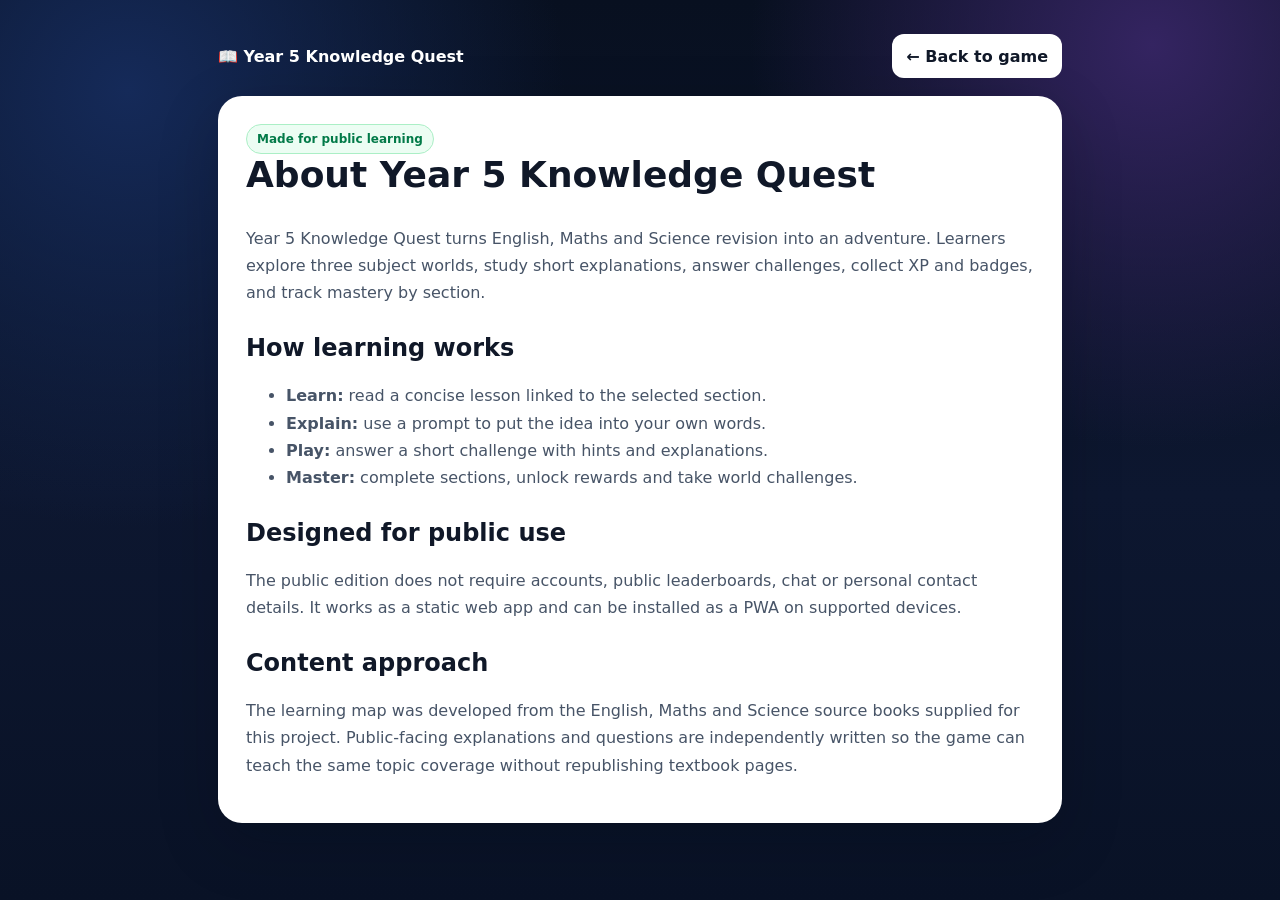
<file: about.html>
<!doctype html><html lang="en-GB"><head><meta charset="utf-8"><meta name="viewport" content="width=device-width,initial-scale=1"><meta name="theme-color" content="#071426"><link rel="stylesheet" href="styles.css"><title>About • Year 5 Knowledge Quest</title><meta name="description" content="About Year 5 Knowledge Quest, an English, Maths and Science learning game."></head><body><main class="legal-shell"><div class="legal-top"><a class="legal-brand" href="index.html">📖 Year 5 Knowledge Quest</a><a class="legal-back" href="index.html">← Back to game</a></div><article class="legal-card"><span class="public-badge">Made for public learning</span><h1>About Year 5 Knowledge Quest</h1><p>Year 5 Knowledge Quest turns English, Maths and Science revision into an adventure. Learners explore three subject worlds, study short explanations, answer challenges, collect XP and badges, and track mastery by section.</p><h2>How learning works</h2><ul><li><strong>Learn:</strong> read a concise lesson linked to the selected section.</li><li><strong>Explain:</strong> use a prompt to put the idea into your own words.</li><li><strong>Play:</strong> answer a short challenge with hints and explanations.</li><li><strong>Master:</strong> complete sections, unlock rewards and take world challenges.</li></ul><h2>Designed for public use</h2><p>The public edition does not require accounts, public leaderboards, chat or personal contact details. It works as a static web app and can be installed as a PWA on supported devices.</p><h2>Content approach</h2><p>The learning map was developed from the English, Maths and Science source books supplied for this project. Public-facing explanations and questions are independently written so the game can teach the same topic coverage without republishing textbook pages.</p></article></main></body></html>
</file>
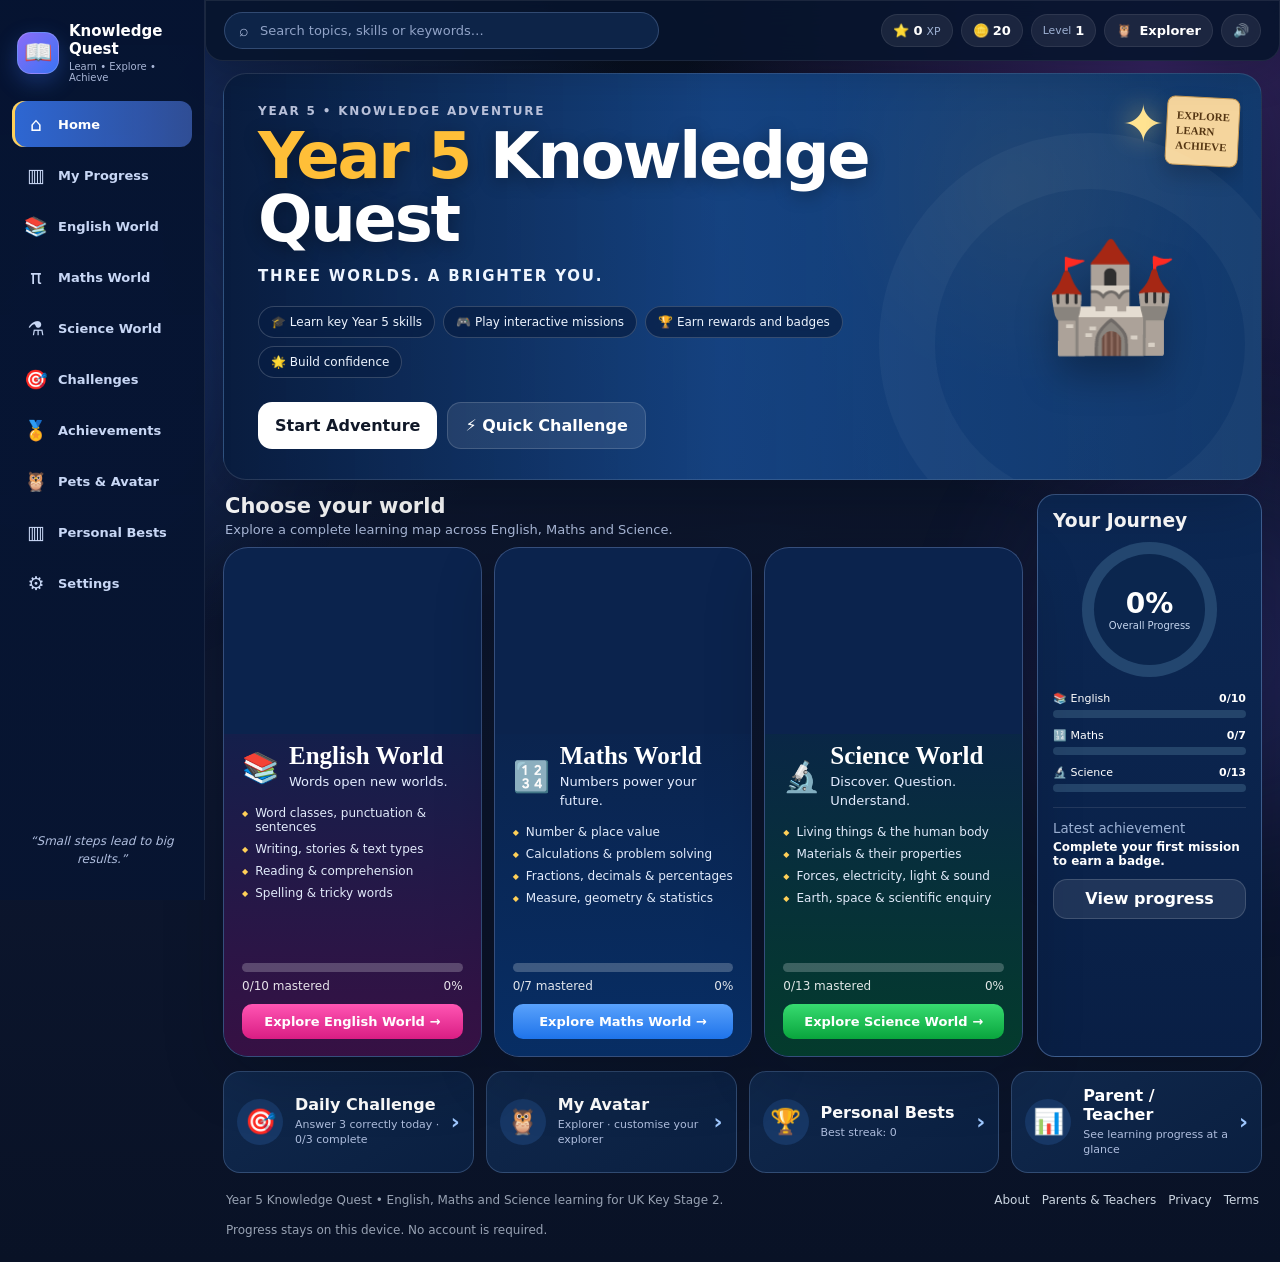
<file: bundle.html>
<!doctype html>
<html lang="en-GB">
<head>
  <meta charset="utf-8" />
  <meta name="viewport" content="width=device-width, initial-scale=1" />
  <meta name="theme-color" content="#071426" />
  <meta name="description" content="Year 5 Knowledge Quest — a playful English, Maths and Science learning adventure for UK Year 5 and Key Stage 2." />
  <meta name="robots" content="index,follow" />
  <meta property="og:title" content="Year 5 Knowledge Quest" />
  <meta property="og:description" content="Learn, play and build confidence in Year 5 English, Maths and Science." />
  <meta property="og:type" content="website" />
  <title>Year 5 Knowledge Quest</title>
  <style>:root{
  --bg:#081020;--bg2:#0d1730;--panel:#111b36;--card:#fff;--ink:#101828;--muted:#667085;--muted2:#98a2b3;
  --line:#d0d5dd;--soft:#f2f4f7;--blue:#3973f4;--purple:#7a5af8;--green:#12b76a;--gold:#fdb022;--red:#f04438;--cyan:#36bffa;
  --shadow:0 20px 60px rgba(3,8,20,.22);--shadow-soft:0 12px 34px rgba(3,8,20,.14);--radius:24px;
}
*{box-sizing:border-box}
html{scroll-behavior:smooth}
body{margin:0;font-family:Inter,ui-sans-serif,system-ui,-apple-system,BlinkMacSystemFont,"Segoe UI",sans-serif;background:radial-gradient(circle at 10% 10%,#152a59 0,transparent 31%),radial-gradient(circle at 90% 5%,#342461 0,transparent 28%),linear-gradient(180deg,var(--bg),var(--bg2) 55%,#091226);color:#fff;min-height:100vh;overflow-x:hidden}
button,select,input{font:inherit}button{cursor:pointer}.hidden{display:none!important}
.skip-link{position:absolute;left:-9999px;top:auto}.skip-link:focus{left:12px;top:12px;z-index:999;background:#fff;color:#101828;padding:10px 14px;border-radius:10px}
.ambient{position:fixed;border-radius:50%;filter:blur(80px);opacity:.16;pointer-events:none;z-index:-1}.ambient-a{width:320px;height:320px;left:-80px;top:25%;background:#3973f4}.ambient-b{width:360px;height:360px;right:-120px;top:52%;background:#7a5af8}
.app-shell{max-width:1180px;margin:auto;padding:18px}
.topbar{display:flex;align-items:center;justify-content:space-between;gap:16px;background:rgba(10,18,40,.72);border:1px solid rgba(255,255,255,.11);backdrop-filter:blur(18px);padding:12px 14px;border-radius:20px;position:sticky;top:10px;z-index:20;box-shadow:0 12px 40px rgba(0,0,0,.15)}
.brand{display:flex;align-items:center;gap:10px;background:none;border:0;color:#fff;text-align:left;padding:0}.brand strong{display:block;font-size:15px}.brand small{display:block;color:#b8c0d9;margin-top:2px}.brand-mark{width:44px;height:44px;border-radius:14px;display:grid;place-items:center;background:linear-gradient(135deg,#8c6cf7,#3973f4);font-weight:950;font-size:23px;box-shadow:0 8px 22px rgba(57,115,244,.3);border:1px solid rgba(255,255,255,.18)}
.top-stats{display:flex;gap:8px;align-items:center;flex-wrap:wrap;justify-content:flex-end}.top-stats>span,.icon-btn,.profile-chip{background:#fff;color:#101828;border:0;border-radius:999px;padding:8px 11px;font-size:13px;box-shadow:0 4px 14px rgba(0,0,0,.08)}.icon-btn{min-width:40px}.profile-chip{display:flex;align-items:center;gap:7px;font-weight:800}
.app-main{margin-top:18px}.footer{display:flex;justify-content:space-between;gap:12px;flex-wrap:wrap;color:#98a2b3;font-size:12px;padding:20px 4px 8px;line-height:1.5}
.hero{position:relative;background:radial-gradient(circle at 86% 12%,rgba(54,191,250,.18),transparent 24%),radial-gradient(circle at 92% 50%,rgba(122,90,248,.28),transparent 30%),radial-gradient(circle at 7% 100%,rgba(18,183,106,.22),transparent 30%),linear-gradient(135deg,#172342,#10182f);border:1px solid rgba(255,255,255,.12);border-radius:30px;padding:38px;box-shadow:var(--shadow);overflow:hidden}.hero:after{content:"";position:absolute;right:-40px;bottom:-76px;width:310px;height:310px;border:56px solid rgba(255,255,255,.035);border-radius:50%}.hero-grid{display:grid;grid-template-columns:1.2fr .8fr;gap:28px;align-items:center}.eyebrow{text-transform:uppercase;letter-spacing:.15em;font-size:12px;color:#b8c0d9;font-weight:850}.hero h1{font-size:clamp(38px,7vw,70px);line-height:.94;margin:10px 0 14px;letter-spacing:-.05em;max-width:770px}.hero p{max-width:720px;color:#d0d5dd;font-size:18px;line-height:1.55}.hero-actions{display:flex;gap:10px;flex-wrap:wrap;margin-top:24px}.hero-orbit{min-height:280px;display:grid;place-items:center;position:relative}.planet{width:220px;height:220px;border-radius:50%;display:grid;place-items:center;background:radial-gradient(circle at 38% 30%,#fff 0 3%,#79d9ff 4%,#3973f4 28%,#3b2a7a 68%,#141b39 100%);box-shadow:0 0 0 18px rgba(255,255,255,.025),0 28px 70px rgba(3,8,20,.35);font-size:76px}.orbit-chip{position:absolute;background:#fff;color:#101828;border-radius:999px;padding:9px 13px;font-weight:850;font-size:13px;box-shadow:var(--shadow-soft)}.orbit-chip.e{top:22px;left:8px}.orbit-chip.m{right:0;top:92px}.orbit-chip.s{bottom:20px;left:18px}
.btn{border:0;border-radius:14px;padding:13px 17px;font-weight:850;min-height:46px;transition:transform .16s ease,box-shadow .16s ease}.btn:hover{transform:translateY(-1px)}.btn-primary{background:#fff;color:#101828}.btn-secondary{background:rgba(255,255,255,.09);color:#fff;border:1px solid rgba(255,255,255,.15)}.btn-dark{background:#101828;color:#fff}.btn-accent{background:#6941c6;color:#fff}.btn-success{background:#039855;color:#fff}.btn-ghost{background:#f2f4f7;color:#344054}.btn:disabled{cursor:not-allowed;opacity:.55;transform:none}
.stats-strip{display:grid;grid-template-columns:repeat(4,1fr);gap:12px;margin-top:18px}.stat-card{background:#fff;color:#101828;border-radius:18px;padding:16px;box-shadow:var(--shadow-soft)}.stat-card small{color:#667085}.stat-card strong{display:block;font-size:25px;margin-top:4px}.stat-card .trend{font-size:12px;color:#667085;margin-top:4px}
.section-head{display:flex;justify-content:space-between;gap:12px;align-items:flex-end;margin:28px 2px 12px}.section-head h2{margin:0;font-size:25px}.section-head p{margin:4px 0 0;color:#b8c0d9}.world-grid{display:grid;grid-template-columns:repeat(3,1fr);gap:14px}.world-card{border:0;text-align:left;border-radius:25px;padding:22px;color:#fff;min-height:238px;position:relative;overflow:hidden;box-shadow:var(--shadow);transition:.18s transform,.18s box-shadow}.world-card:hover{transform:translateY(-4px);box-shadow:0 24px 66px rgba(3,8,20,.28)}.world-card:after{content:"";position:absolute;width:150px;height:150px;border:24px solid rgba(255,255,255,.08);border-radius:50%;right:-46px;top:-44px}.world-card .world-icon{font-size:44px}.world-card h3{font-size:26px;margin:12px 0 6px}.world-card p{color:rgba(255,255,255,.82);line-height:1.48;max-width:90%}.world-card .progress-mini{margin-top:18px}.english{background:linear-gradient(145deg,#6941c6,#8a67ff)}.maths{background:linear-gradient(145deg,#175cd3,#3f83ff)}.science{background:linear-gradient(145deg,#027a48,#12b76a)}
.progress{height:9px;background:rgba(255,255,255,.22);border-radius:999px;overflow:hidden}.progress>i{display:block;height:100%;background:#fff;border-radius:999px}.progress-label{display:flex;justify-content:space-between;font-size:12px;margin-top:7px;color:rgba(255,255,255,.88)}
.panel{background:#fff;color:#101828;border-radius:24px;padding:22px;box-shadow:var(--shadow)}.panel h2,.panel h3{margin-top:0}.muted{color:#667085}.grid-2{display:grid;grid-template-columns:1.45fr .75fr;gap:16px}.toolbar{display:flex;gap:8px;flex-wrap:wrap;align-items:center}.pill{display:inline-flex;align-items:center;gap:6px;border-radius:999px;padding:7px 10px;background:#f2f4f7;color:#344054;font-size:12px;font-weight:750}
.map{display:grid;gap:10px}.mission{border:1px solid #eaecf0;background:#fff;border-radius:18px;padding:14px 15px;display:grid;grid-template-columns:46px 1fr auto;gap:12px;align-items:center;text-align:left;color:#101828;transition:.18s}.mission:hover{border-color:#98a2b3;transform:translateY(-1px);box-shadow:0 8px 22px rgba(16,24,40,.07)}.mission.active{outline:3px solid rgba(122,90,248,.13);border-color:#7a5af8}.mission.done .mission-num{background:#ecfdf3;color:#027a48}.mission-num{width:46px;height:46px;border-radius:14px;background:#f2f4f7;display:grid;place-items:center;font-weight:900}.mission-title{font-weight:850}.mission-sub{font-size:12px;color:#667085;margin-top:3px}.mission-star{font-size:20px}.mission-progress{font-size:11px;color:#667085;margin-top:5px}
.topic-chips{display:flex;gap:7px;flex-wrap:wrap}.topic-chip{background:#f2f4f7;border:1px solid #eaecf0;padding:7px 10px;border-radius:999px;font-size:12px;color:#344054}.lesson-box{border:1px solid #eaecf0;border-radius:17px;padding:16px;margin-top:12px;background:linear-gradient(180deg,#fff,#fcfcfd)}.lesson-box h4{margin:0 0 7px}.lesson-box p{margin:0;line-height:1.62;color:#475467}.lesson-steps{display:grid;grid-template-columns:repeat(3,1fr);gap:10px;margin-top:14px}.learn-step{border:1px solid #eaecf0;border-radius:16px;padding:14px;background:#f9fafb}.learn-step b{display:block;margin-bottom:5px}.learn-step span{font-size:12px;color:#667085;line-height:1.45}
.challenge-shell{max-width:780px;margin:0 auto}.quiz-meta{display:flex;justify-content:space-between;gap:8px;flex-wrap:wrap;margin-bottom:14px}.question{font-size:27px;line-height:1.25;margin:8px 0 18px}.answers{display:grid;grid-template-columns:1fr 1fr;gap:10px}.answer{border:1px solid #d0d5dd;background:#fff;border-radius:16px;padding:14px;text-align:left;min-height:60px;color:#101828;font-weight:750;transition:.16s}.answer:hover{border-color:#98a2b3;background:#fcfcfd}.answer.correct{background:#ecfdf3;border-color:#12b76a}.answer.wrong{background:#fef3f2;border-color:#f04438}.feedback{margin-top:14px;border-radius:16px;padding:14px;background:#f8fafc;border:1px solid #eaecf0;line-height:1.58}.power-row{display:flex;gap:8px;flex-wrap:wrap;margin-top:14px}.power{border:1px solid #d0d5dd;background:#f9fafb;color:#344054;border-radius:13px;padding:10px 12px;font-weight:800}.power small{font-weight:600;color:#667085}.quiz-progress{height:8px;background:#eaecf0;border-radius:999px;overflow:hidden;margin-bottom:16px}.quiz-progress i{height:100%;display:block;background:linear-gradient(90deg,#7a5af8,#3973f4);border-radius:999px}
.badge-grid{display:grid;grid-template-columns:repeat(2,1fr);gap:10px}.badge{border:1px solid #eaecf0;border-radius:16px;padding:14px;background:#fff}.badge.unlocked{background:#fffaeb;border-color:#fec84b}.badge strong{display:block;margin-bottom:3px}.teacher-row{display:grid;grid-template-columns:1fr auto;gap:12px;align-items:center;padding:12px 0;border-bottom:1px solid #f2f4f7}.teacher-row:last-child{border-bottom:0}
.quest-banner{margin-top:16px;border-radius:22px;padding:18px;background:linear-gradient(135deg,#fff6ed,#fffaf5);border:1px solid #fedf89;color:#7a2e0e;display:flex;justify-content:space-between;gap:16px;align-items:center}.quest-banner strong{display:block;font-size:17px}.quest-banner p{margin:4px 0 0;font-size:13px;color:#934a1b}.quest-icon{font-size:38px}.profile-grid{display:grid;grid-template-columns:repeat(5,1fr);gap:8px}.avatar-btn{border:1px solid #d0d5dd;background:#fff;border-radius:15px;min-height:64px;font-size:28px}.avatar-btn.active{border-color:#7a5af8;box-shadow:0 0 0 3px rgba(122,90,248,.12)}
.modal-backdrop{position:fixed;inset:0;background:rgba(11,16,32,.76);display:grid;place-items:center;padding:18px;z-index:100}.modal{width:min(580px,100%);background:#fff;color:#101828;border-radius:24px;padding:22px;box-shadow:0 22px 90px rgba(0,0,0,.38)}.modal h2{margin-top:0}.close-x{float:right;border:0;background:#f2f4f7;border-radius:10px;width:38px;height:38px}.form-row{display:grid;gap:7px;margin-top:14px}.form-row label{font-size:13px;font-weight:800}.form-row input{border:1px solid #d0d5dd;border-radius:12px;padding:12px;min-height:46px;font-size:16px}
.confetti{position:fixed;top:-12px;width:9px;height:14px;z-index:120;pointer-events:none;animation:fall 1.6s linear forwards}@keyframes fall{to{transform:translateY(110vh) rotate(720deg);opacity:.9}}
@media(max-width:900px){.hero-grid{grid-template-columns:1fr}.hero-orbit{display:none}.world-grid,.stats-strip{grid-template-columns:1fr 1fr}.grid-2{grid-template-columns:1fr}.topbar{position:static}.answers{grid-template-columns:1fr}.lesson-steps{grid-template-columns:1fr}}
@media(max-width:620px){.app-shell{padding:10px}.hero{padding:25px 18px}.world-grid,.stats-strip{grid-template-columns:1fr}.brand small{display:none}.profile-chip span:last-child{display:none}.top-stats>span{padding:7px 8px}.question{font-size:22px}.mission{grid-template-columns:42px 1fr}.mission-star{display:none}.footer{display:block}.footer span{display:block;margin-top:6px}.hero h1{font-size:43px}.quest-banner{align-items:flex-start}.profile-grid{grid-template-columns:repeat(5,1fr)}}

/* Public release dashboard shell */
.site-shell{max-width:1536px;margin:0 auto;display:grid;grid-template-columns:205px minmax(0,1fr);min-height:100vh}.side-nav{position:sticky;top:0;height:100vh;padding:18px 12px;display:flex;flex-direction:column;background:linear-gradient(180deg,rgba(6,20,49,.98),rgba(8,21,50,.94));border-right:1px solid rgba(255,255,255,.08);z-index:40}.side-brand{border:0;background:transparent;color:#fff;display:flex;align-items:center;gap:10px;padding:4px 5px 18px;text-align:left}.side-brand .brand-mark{width:42px;height:42px;flex:0 0 42px}.side-brand-copy strong{display:block;font-size:15px}.side-brand-copy small{display:block;color:#a8b6d6;font-size:10px;margin-top:3px}.side-links{display:grid;gap:5px}.side-link{border:0;color:#c8d7f5;background:transparent;border-radius:12px;min-height:46px;padding:8px 10px;display:grid;grid-template-columns:28px 1fr;align-items:center;text-align:left;gap:8px}.side-link span{font-size:19px;text-align:center}.side-link b{font-size:13px}.side-link:hover,.side-link.active{background:linear-gradient(90deg,rgba(50,112,229,.9),rgba(67,105,197,.68));color:#fff;box-shadow:inset 3px 0 0 #ffd058}.side-quote{margin-top:auto;padding:14px 10px;color:#aebddd;font-size:12px;line-height:1.5;text-align:center;font-style:italic}.content-shell{min-width:0;padding:0 18px 18px}.topbar{border-radius:0 0 18px 18px;top:0;margin:0 -18px;padding:11px 18px;background:rgba(7,20,45,.9);border-color:rgba(255,255,255,.08)}.search-shell{display:flex;align-items:center;gap:9px;flex:1;max-width:435px;background:#0d2448;border:1px solid rgba(152,183,235,.26);border-radius:999px;padding:8px 14px;color:#aebddd}.search-shell input{width:100%;border:0;outline:0;background:transparent;color:#fff;font-size:13px}.search-shell input::placeholder{color:#91a3c7}.top-stats>span,.icon-btn,.profile-chip{background:rgba(255,255,255,.075);color:#fff;border:1px solid rgba(255,255,255,.08);box-shadow:none}.top-stats small{color:#9fb2d4}.level-chip{display:flex;gap:4px;align-items:center}.app-main{margin-top:12px}.footer{padding:18px 3px 5px}

.hero-premium{min-height:238px;padding:0;background:linear-gradient(90deg,rgba(8,27,61,.98) 0%,rgba(20,67,131,.84) 48%,rgba(17,61,112,.7) 100%),radial-gradient(circle at 76% 28%,rgba(255,189,46,.24),transparent 23%),linear-gradient(135deg,#1a477b,#152e61);border-radius:23px}.hero-premium-inner{padding:30px 34px;max-width:800px;position:relative;z-index:2}.hero-premium h1{font-size:clamp(38px,5.2vw,64px);line-height:.98;letter-spacing:-.035em;margin:7px 0 5px;text-shadow:0 4px 18px rgba(0,0,0,.32)}.hero-premium h1 span{color:#ffbf38}.hero-tagline{font-weight:900;letter-spacing:.12em;color:#eef5ff!important;font-size:15px!important}.feature-pills{display:flex;flex-wrap:wrap;gap:8px;margin-top:17px}.feature-pills span{background:rgba(8,30,67,.72);border:1px solid rgba(255,255,255,.18);border-radius:999px;padding:8px 12px;font-size:12px;color:#eef5ff;backdrop-filter:blur(8px)}.hero-castle{position:absolute;right:18px;top:0;width:310px;height:100%;display:grid;place-items:center;overflow:hidden}.castle-icon{font-size:108px;filter:drop-shadow(0 20px 18px rgba(0,0,0,.28));transform:translate(22px,20px)}.castle-moon{position:absolute;right:78px;top:20px;font-size:52px;color:#ffe391;text-shadow:0 0 28px rgba(255,219,105,.65)}.hero-scroll{position:absolute;right:4px;top:23px;background:#f5d59d;color:#543512;border:1px solid #c99b55;border-radius:8px;padding:11px 9px;font-family:Georgia,serif;font-weight:900;font-size:11px;line-height:1.35;transform:rotate(3deg);box-shadow:0 10px 20px rgba(0,0,0,.22)}

.home-dashboard{display:grid;grid-template-columns:minmax(0,1fr) 225px;gap:14px;margin-top:14px}.section-head.compact{margin:0 2px 10px}.section-head.compact h2{font-size:21px}.section-head.compact p{color:#aebddd;font-size:13px}.premium-world-grid{gap:12px}.premium-world{padding:0!important;min-height:510px!important;background:#0b234d!important;border:1px solid rgba(160,190,245,.28)!important;display:flex;flex-direction:column}.premium-world:after{display:none}.world-scene{height:198px;background-size:cover;background-position:center;position:relative}.world-scene:after{content:"";position:absolute;inset:40% 0 0;background:linear-gradient(transparent,#0b234d)}.premium-world.english .world-scene:after{background:linear-gradient(transparent,#3a1242)}.premium-world.science .world-scene:after{background:linear-gradient(transparent,#063828)}.section-count{position:absolute;right:10px;top:10px;z-index:2;background:rgba(8,20,50,.72);border:1px solid rgba(255,255,255,.16);border-radius:999px;padding:7px 9px;font-size:10px;font-weight:900}.world-content{position:relative;z-index:2;margin-top:-12px;padding:8px 18px 17px;display:flex;flex:1;flex-direction:column}.premium-world.english .world-content{background:linear-gradient(180deg,rgba(57,15,67,.2),rgba(57,15,67,.94))}.premium-world.maths .world-content{background:linear-gradient(180deg,rgba(8,42,88,.15),rgba(7,46,101,.96))}.premium-world.science .world-content{background:linear-gradient(180deg,rgba(3,55,37,.18),rgba(3,60,43,.96))}.world-title-row{display:flex;align-items:center;gap:10px}.premium-world .world-icon{font-size:30px}.premium-world h3{font-family:Georgia,serif;font-size:25px;margin:0}.premium-world p{font-size:13px;margin:2px 0;color:#e3ecff;max-width:none}.premium-world ul{list-style:none;margin:13px 0 12px;padding:0;display:grid;gap:8px}.premium-world li{font-size:12px;color:#e2ebfb;display:flex;gap:7px}.premium-world li:before{content:"◆";color:#ffd058;font-size:8px;margin-top:3px}.premium-world .progress-mini{margin-top:auto}.premium-world .explore-cta{display:block;text-align:center;margin-top:11px;border-radius:10px;background:linear-gradient(180deg,rgba(91,164,255,.98),rgba(31,117,237,.98));padding:10px 8px;font-size:13px;font-weight:900}.premium-world.english .explore-cta{background:linear-gradient(180deg,#ff55b3,#d91d83)}.premium-world.science .explore-cta{background:linear-gradient(180deg,#37db70,#09a53d)}

.journey-card{border:1px solid rgba(144,183,242,.38);border-radius:18px;background:linear-gradient(180deg,#0c2854,#091f45);padding:15px;color:#fff;box-shadow:var(--shadow)}.journey-card h3{margin:0 0 11px}.journey-ring{width:135px;height:135px;margin:0 auto 15px;border-radius:50%;background:conic-gradient(#4fe27b var(--progress),#23466f 0);display:grid;place-items:center;position:relative}.journey-ring:after{content:"";position:absolute;inset:12px;border-radius:50%;background:#0b264e}.journey-ring>div{position:relative;z-index:2;text-align:center}.journey-ring strong{display:block;font-size:28px}.journey-ring span{display:block;font-size:10px;color:#c5d5ee}.journey-row{margin:11px 0}.journey-row>div:first-child{display:flex;justify-content:space-between;font-size:11px}.journey-track{height:8px;background:#24446a;border-radius:999px;overflow:hidden;margin-top:5px}.journey-track i{display:block;height:100%;border-radius:999px}.journey-track i.english{background:#f14ca5}.journey-track i.maths{background:#37b7ff}.journey-track i.science{background:#42dd75}.latest-achievement{border-top:1px solid rgba(255,255,255,.1);margin-top:15px;padding-top:13px}.latest-achievement small{display:block;color:#9eb3d5}.latest-achievement strong{display:block;margin-top:4px;font-size:12px}.journey-btn{width:100%;margin-top:11px;padding:9px 12px;min-height:40px}
.quick-grid{display:grid;grid-template-columns:repeat(4,1fr);gap:12px;margin-top:14px}.quick-card{border:1px solid rgba(147,180,231,.26);background:linear-gradient(145deg,#10284c,#0a1f40);border-radius:17px;color:#fff;min-height:102px;padding:13px;text-align:left;display:grid;grid-template-columns:48px 1fr auto;align-items:center;gap:10px}.quick-card:hover{border-color:#6ca9ff;transform:translateY(-1px)}.quick-card .quick-icon{width:46px;height:46px;border-radius:50%;background:#173765;display:grid;place-items:center;font-size:25px}.quick-card strong,.quick-card small{display:block}.quick-card small{color:#aebddd;margin-top:4px;font-size:11px;line-height:1.35}.quick-card>b{font-size:22px;color:#9fc8ff}

.feature-view{min-height:520px}.challenge-choice-grid{display:grid;grid-template-columns:repeat(2,1fr);gap:12px;margin-top:20px}.challenge-choice{border:1px solid #e2e7ef;background:linear-gradient(180deg,#fff,#f8faff);border-radius:20px;padding:22px;text-align:left;color:#101828;min-height:150px}.challenge-choice:hover{border-color:#7a9ff0;box-shadow:var(--shadow-soft)}.challenge-choice>span{font-size:36px;display:block}.challenge-choice strong,.challenge-choice small{display:block}.challenge-choice strong{font-size:17px;margin-top:10px}.challenge-choice small{color:#667085;margin-top:5px}.achievement-grid{display:grid;grid-template-columns:repeat(3,1fr);gap:12px;margin-top:20px}.achievement-card{border:1px solid #e4e7ec;border-radius:18px;background:#f8fafc;padding:18px;display:flex;min-height:165px;flex-direction:column}.achievement-card>span{font-size:34px;filter:grayscale(1);opacity:.55}.achievement-card strong{margin-top:12px}.achievement-card small{color:#667085;line-height:1.4;margin-top:4px}.achievement-card b{margin-top:auto;color:#98a2b3;font-size:11px}.achievement-card.unlocked{background:linear-gradient(180deg,#fff9e8,#fff);border-color:#f2c34b}.achievement-card.unlocked>span{filter:none;opacity:1}.achievement-card.unlocked b{color:#b37800}.settings-list{display:grid;gap:8px;margin-top:20px}.setting-row{border:1px solid #eaecf0;background:#fff;border-radius:15px;padding:14px;text-align:left;display:flex;justify-content:space-between;gap:16px;color:#101828}.setting-row strong,.setting-row small{display:block}.setting-row small{color:#667085;margin-top:4px}.setting-row.danger strong{color:#b42318}.search-results{display:grid;gap:8px}.search-result{border:1px solid #eaecf0;background:#fff;border-radius:15px;padding:13px;color:#101828;display:grid;grid-template-columns:36px 1fr auto;gap:10px;align-items:center;text-align:left}.search-result:hover{border-color:#84a8f0}.search-result>span:first-child{font-size:24px}.search-result strong,.search-result small{display:block}.search-result small{color:#667085;margin-top:3px}

@media(max-width:1180px){.site-shell{grid-template-columns:175px minmax(0,1fr)}.side-link b{font-size:12px}.home-dashboard{grid-template-columns:1fr}.journey-card{display:grid;grid-template-columns:150px repeat(3,1fr);gap:10px;align-items:center}.journey-card h3,.latest-achievement,.journey-btn{display:none}.journey-ring{margin:0}.quick-grid{grid-template-columns:1fr 1fr}.premium-world{min-height:500px!important}}
@media(max-width:900px){.site-shell{display:block}.content-shell{padding:0 10px 84px}.side-nav{position:fixed;z-index:80;left:8px;right:8px;bottom:7px;top:auto;height:auto;padding:7px;border:1px solid rgba(255,255,255,.12);border-radius:18px;background:rgba(5,17,39,.96);backdrop-filter:blur(18px)}.side-brand,.side-quote{display:none}.side-links{display:flex;overflow-x:auto;gap:5px}.side-link{min-width:54px;display:flex;flex-direction:column;gap:2px;justify-content:center;padding:6px 8px;min-height:52px}.side-link b{font-size:9px;white-space:nowrap}.side-link span{font-size:18px}.topbar{margin:0 -10px;padding:9px 10px}.search-shell{max-width:none}.top-stats>span:nth-of-type(2),.level-chip{display:none}.premium-world-grid{grid-template-columns:1fr}.premium-world{min-height:auto!important}.world-scene{height:210px}.home-dashboard{display:block}.journey-card{display:none}.hero-castle{opacity:.42}.hero-premium-inner{padding-right:22px}.quick-grid{grid-template-columns:1fr 1fr}.achievement-grid{grid-template-columns:1fr 1fr}}
@media(max-width:620px){.content-shell{padding-left:7px;padding-right:7px}.topbar{margin:0 -7px}.search-shell{display:none}.profile-chip span:last-child{display:none}.hero-premium{min-height:300px}.hero-premium-inner{padding:24px 19px}.hero-premium h1{font-size:42px;max-width:330px}.hero-castle{right:-70px;opacity:.27}.feature-pills span:nth-child(n+3){display:none}.quick-grid,.challenge-choice-grid,.achievement-grid{grid-template-columns:1fr}.side-link:nth-child(7),.side-link:nth-child(9){display:none}.premium-world ul{grid-template-columns:1fr}.top-stats{gap:4px}.top-stats>span{font-size:11px;padding:7px}.icon-btn{display:none}.world-scene{height:185px}}

.footer-links{display:flex;gap:12px;flex-wrap:wrap}.footer a{color:#cbd5e1;text-decoration:none}.footer a:hover,.footer a:focus{text-decoration:underline;color:#fff}.legal-shell{max-width:880px;margin:0 auto;padding:34px 18px 60px;color:#101828}.legal-card{background:#fff;border-radius:24px;padding:28px;box-shadow:var(--shadow)}.legal-card h1{margin-top:0;font-size:36px}.legal-card h2{margin-top:28px}.legal-card p,.legal-card li{line-height:1.7;color:#475467}.legal-card a{color:#175cd3}.legal-top{display:flex;align-items:center;justify-content:space-between;gap:16px;margin-bottom:18px}.legal-brand{color:#fff;text-decoration:none;font-weight:900}.legal-back{display:inline-flex;align-items:center;min-height:44px;padding:10px 14px;border-radius:12px;background:#fff;color:#101828;text-decoration:none;font-weight:800}.legal-note{padding:14px 16px;border:1px solid #d0d5dd;border-radius:14px;background:#f8fafc}.public-badge{display:inline-flex;align-items:center;gap:7px;background:#ecfdf3;color:#027a48;border:1px solid #abefc6;padding:7px 10px;border-radius:999px;font-size:12px;font-weight:800}

.world-scene{overflow:hidden}.world-scene.english-scene{background:radial-gradient(circle at 24% 35%,rgba(255,103,181,.55),transparent 22%),radial-gradient(circle at 78% 28%,rgba(167,139,250,.42),transparent 25%),linear-gradient(145deg,#3b164d,#7c2f75 55%,#31224f)}.world-scene.maths-scene{background:radial-gradient(circle at 25% 25%,rgba(92,200,255,.45),transparent 22%),radial-gradient(circle at 78% 70%,rgba(57,115,244,.38),transparent 28%),linear-gradient(145deg,#0a2e66,#114d91 55%,#122d62)}.world-scene.science-scene{background:radial-gradient(circle at 22% 30%,rgba(77,226,123,.42),transparent 24%),radial-gradient(circle at 76% 68%,rgba(54,191,250,.25),transparent 28%),linear-gradient(145deg,#083d2f,#0b6b4a 55%,#123d35)}.scene-symbol{position:absolute;left:50%;top:50%;transform:translate(-50%,-50%);font-size:72px;filter:drop-shadow(0 12px 22px rgba(0,0,0,.28));z-index:2}.scene-orb{position:absolute;border-radius:50%;border:1px solid rgba(255,255,255,.22);background:rgba(255,255,255,.08);backdrop-filter:blur(3px)}.scene-a{width:110px;height:110px;left:-26px;bottom:-20px}.scene-b{width:74px;height:74px;right:20px;top:24px}
</style>
</head>
<body>
  <a class="skip-link" href="#app">Skip to game</a>
  <div class="ambient ambient-a" aria-hidden="true"></div>
  <div class="ambient ambient-b" aria-hidden="true"></div>

  <div class="site-shell">
    <aside class="side-nav" aria-label="Main navigation">
      <button id="brandBtn" class="side-brand" aria-label="Go to home">
        <span class="brand-mark" aria-hidden="true">📖</span>
        <span class="side-brand-copy"><strong>Knowledge Quest</strong><small>Learn • Explore • Achieve</small></span>
      </button>

      <nav class="side-links">
        <button id="navHome" class="side-link active"><span>⌂</span><b>Home</b></button>
        <button id="navProgress" class="side-link"><span>▥</span><b>My Progress</b></button>
        <button id="navEnglish" class="side-link"><span>📚</span><b>English World</b></button>
        <button id="navMaths" class="side-link"><span>π</span><b>Maths World</b></button>
        <button id="navScience" class="side-link"><span>⚗</span><b>Science World</b></button>
        <button id="navChallenges" class="side-link"><span>🎯</span><b>Challenges</b></button>
        <button id="navAchievements" class="side-link"><span>🏅</span><b>Achievements</b></button>
        <button id="navProfile" class="side-link"><span>🦉</span><b>Pets & Avatar</b></button>
        <button id="navLeaderboard" class="side-link"><span>▥</span><b>Personal Bests</b></button>
        <button id="navSettings" class="side-link"><span>⚙</span><b>Settings</b></button>
      </nav>

      <div class="side-quote">“Small steps lead to big results.”</div>
    </aside>

    <div class="content-shell">
      <header class="topbar">
        <div class="search-shell" aria-label="Search learning topics">
          <span aria-hidden="true">⌕</span>
          <input id="globalSearch" type="search" placeholder="Search topics, skills or keywords…" autocomplete="off" />
        </div>
        <div class="top-stats" aria-label="Player progress">
          <span title="Knowledge experience">⭐ <strong id="xpTop">0</strong> <small>XP</small></span>
          <span title="Quest coins">🪙 <strong id="coinsTop">20</strong></span>
          <span class="level-chip"><small>Level</small> <strong id="levelTop">1</strong></span>
          <button id="profileBtn" class="profile-chip" aria-label="Player profile"><span id="avatarTop">🦉</span><span id="playerTop">Explorer</span></button>
          <button id="installBtn" class="icon-btn hidden" aria-label="Install app" title="Install app">⬇️</button>
          <button id="soundBtn" class="icon-btn" aria-label="Toggle game sound" title="Sound">🔊</button>
        </div>
      </header>

      <main id="app" class="app-main" aria-live="polite"></main>

      <footer class="footer">
        <span>Year 5 Knowledge Quest • English, Maths and Science learning for UK Key Stage 2.</span>
        <span class="footer-links"><a href="#">About</a><a href="#">Parents &amp; Teachers</a><a href="#">Privacy</a><a href="#">Terms</a></span>
        <span>Progress stays on this device. No account is required.</span>
      </footer>
    </div>
  </div>

  <script>window.Y5Q_CONTENT = {
  english: {
    label: 'English World', icon: '📚', theme: 'english',
    sections: [
      { title:'Kinds of Word', lesson:'Learn how different words do different jobs in sentences. The section builds recognition of nouns, pronouns, articles, adjectives, verbs, adverbs and prepositions.', topics:['Nouns','Pronouns','Articles','Adjectives','Verbs','Adverbs','Prepositions'], explain:'Create one sentence and identify at least three different word classes in it.' },
      { title:'Punctuation', lesson:'Use punctuation to make meaning clear: sentence endings, possession, missing letters, commas, extra information, direct speech, colons and semi-colons.', topics:['Sentence Punctuation','Showing Who Owns What','Showing Missing Letters with an Apostrophe',"It's and Its",'Commas — Lists and Long Sentences','Adding Extra Information','Inverted Commas','Colons and Semi-Colons'], explain:'Take a sentence without punctuation and explain what you would add and why.' },
      { title:'Writing Proper Sentences', lesson:'Build complete, accurate sentences using verbs, active and passive forms, comparisons, clauses and conjunctions.', topics:['Using Verbs in Sentences','Active and Passive Verbs','Comparing Things Properly','Clauses','Conjunctions'], explain:'Turn a simple sentence into a longer one by adding another clause.' },
      { title:'How to Use Paragraphs', lesson:'Organise related sentences into paragraphs. New events, speakers, people, places or times can signal a new paragraph.', topics:['Paragraphs Make Things Clear','When to Start a New Paragraph','New People and People Speaking','When the Place or Time Changes'], explain:'Explain why a new speaker in dialogue normally starts a new paragraph.' },
      { title:'Planning and Writing', lesson:'Plan before writing by identifying audience and purpose, developing ideas, drafting and improving the final piece.', topics:['How to Plan','Identifying Audience and Purpose','How to Develop Your Writing','Drafting and Improving Your Writing'], explain:'Explain how writing for a headteacher differs from writing to a close friend.' },
      { title:'Writing Stories', lesson:'Create stronger stories with effective openings, viewpoint, description, imagery, speech and varied vocabulary.', topics:['How to Start Your Story',"Who's Telling the Story",'Describing Things Well','Three Types of Image','Writing Speech','Using Varied Words'], explain:'Invent a character and explain how their speech could reveal their personality.' },
      { title:'Other Types of Writing', lesson:'Match writing style to purpose. Formal letters, informal letters and leaflets use different language and presentation choices.', topics:['Writing a Formal Letter','Using Formal Language','Writing an Informal Letter','Using Chatty Language','Writing Leaflets','Making Leaflets Persuasive'], explain:'Give one clear difference between formal and informal writing.' },
      { title:'Reading', lesson:'Read questions carefully, return to the text, find evidence and use clues to work out answers that are not stated directly.', topics:['Doing Reading Questions','Reading the Text','Working Out the Answers','How to Give a Good Answer','Questions that Ask What You Think','Reading Test — Story','Questions on the Story','More Questions on the Story','Reading Test — Poem','Questions on the Poem','Reading Test — Descriptions','Questions on Short Descriptions','Tricky Questions','More Tricky Questions'], explain:'Explain the difference between finding a fact and inferring an answer from clues.' },
      { title:'Confusing Words', lesson:'Choose accurately between words that sound or look similar by thinking about their meaning and grammatical job.', topics:['Practice / Practise and Advice / Advise','Affect / Effect and Passed / Past','To / Too / Two','Of / Off','Did / Done and Saw / Seen'], explain:'Use to, too and two correctly in one sentence.' },
      { title:'Handwriting and Spelling', lesson:'Improve written accuracy through handwriting, spelling rules, plural forms, prefixes, suffixes and vocabulary relationships.', topics:['Improving Handwriting','Spelling Rules',"When There's More Than One",'Prefixes and Suffixes','Synonyms and Antonyms','Difficult and Tricky Words'], explain:'Choose a word with a prefix or suffix and explain what that part adds to the meaning.' }
    ],
    questions: [
      {section:0,q:'Which word is the noun in “The enormous tiger moved quietly”?',a:['enormous','tiger','moved','quietly'],c:1,h:'Look for the word that names a thing or creature.',e:'“Tiger” names an animal, so it is the noun.'},
      {section:0,q:'Which word is the adverb in “Aisha answered politely”?',a:['Aisha','answered','politely','none'],c:2,h:'Find the word that tells us how the action happened.',e:'“Politely” tells us how Aisha answered.'},
      {section:1,q:'Which sentence is punctuated correctly as a question?',a:['Where are you going.','Where are you going?','where are you going?','Where are you going!'],c:1,h:'Check both the capital letter and the final punctuation mark.',e:'A question begins with a capital letter and ends with a question mark.'},
      {section:1,q:'Which sentence uses direct speech?',a:['Mia said that she was tired.','Leo said, “I am ready.”','Ben wondered whether it was raining.','The teacher explained the task.'],c:1,h:'Direct speech gives the exact words spoken.',e:'“I am ready” gives Leo’s exact words, so it is direct speech.'},
      {section:2,q:'In “The ball was kicked by Sam”, which voice is used?',a:['active','passive','imperative','question'],c:1,h:'Think about whether the subject performs the action or receives it.',e:'The ball receives the action, so the sentence is passive.'},
      {section:2,q:'Which word is a conjunction in “I wanted to play, but it began to rain”?',a:['wanted','play','but','rain'],c:2,h:'Find the word joining two ideas.',e:'“But” joins two contrasting clauses.'},
      {section:3,q:'Which change normally needs a new paragraph in dialogue?',a:['A new person speaks','A noun appears','A sentence is short','A word is repeated'],c:0,h:'Think about helping the reader follow who is talking.',e:'A new speaker normally begins a new paragraph.'},
      {section:4,q:'What should a writer identify before choosing language and style?',a:['Audience and purpose','Only the title','Paper colour','Number of commas'],c:0,h:'Think about who will read the writing and why it is being written.',e:'Audience and purpose guide tone, content and level of formality.'},
      {section:5,q:'Which feature can reveal what a story character is like?',a:['How the character speaks','Only the page number','The margin width','The font size'],c:0,h:'Think about dialogue.',e:'A character’s words and manner of speaking can reveal personality.'},
      {section:6,q:'Which opening best suits a formal letter when the recipient’s name is unknown?',a:['Hey mate!','Dear Sir or Madam,','Yo!','Hiya!'],c:1,h:'Choose the least casual greeting.',e:'“Dear Sir or Madam,” is an appropriate formal opening.'},
      {section:7,q:'Working out an answer from clues in a text is called what?',a:['Inference','Alphabetising','Copying','Handwriting'],c:0,h:'The answer is not stated directly.',e:'Inference means using clues and evidence to work something out.'},
      {section:8,q:'Choose the correct word: “I have ___ books on my desk.”',a:['to','too','two','off'],c:2,h:'The sentence needs a number.',e:'“Two” is the number 2.'},
      {section:8,q:'Choose the correct word: “The loud music did not ___ my concentration.”',a:['affect','effect','past','passed'],c:0,h:'The missing word is the action of influencing something.',e:'“Affect” is used for the influencing action.'},
      {section:9,q:'Which pair are antonyms?',a:['large and huge','happy and joyful','hot and cold','quick and fast'],c:2,h:'Antonyms have opposite meanings.',e:'“Hot” and “cold” are opposites.'}
    ]
  },

  maths: {
    label:'Maths World', icon:'🔢', theme:'maths',
    sections:[
      {title:'Number and Place Value',lesson:'Develop place value with larger numbers, ordering, negative numbers, Roman numerals, decimals and rounding.',topics:['Number Stuff','Ordering Numbers','Negative Numbers','Roman Numerals','Decimals','Rounding','Practice Questions'],explain:'Choose a six-digit number and explain the value of each digit.'},
      {title:'Calculations',lesson:'Use written and mental methods for addition, subtraction, multiplication and division, then extend to powers of ten, money, estimation and number properties.',topics:['Written Adding and Subtracting','Multiplication','Written Multiplication','Division','Written Division','Multiplying by 10, 100 and 1000','Dividing by 10, 100 and 1000','Mental Maths','Order of Operations','Typical Questions','Calculations with Money','Estimation and Accuracy','Multiples','Factors','Prime Numbers','Prime Factors','Square and Cube Numbers','Calculators','Practice Questions'],explain:'Explain the difference between a factor and a multiple.'},
      {title:'Fractions, Decimals and Percentages',lesson:'Work with fractions and their equivalent forms, compare and calculate with fractions, and connect fractions to decimals and percentages.',topics:['Fractions','Equivalent Fractions','Mixed Numbers and Improper Fractions','Comparing Fractions','Multiplying Fractions','Adding and Subtracting Fractions','Dividing Fractions','Equivalent Fractions and Decimals','Division and Fractions','Percentages','Practice Questions'],explain:'Explain why 1/2, 0.5 and 50% represent the same amount.'},
      {title:'Ratio, Proportion and Algebra',lesson:'Study relationships between quantities, percentage problems, similar shapes, symbols, formulae, missing numbers and sequences.',topics:['Ratio and Proportion','Percentage Problems','Similar Shapes','Using Symbols and Letters','Formulae and Expressions','Using Formulae','Finding Missing Numbers','Number Sequences','Practice Questions'],explain:'Give a number sequence and describe its rule.'},
      {title:'Measure',lesson:'Use time and measurement units, convert between units and solve problems involving perimeter, area and volume.',topics:['Time','Units','Conversions','Unit Conversions','Perimeters','Areas','Volume','Practice Questions'],explain:'Explain the difference between perimeter and area.'},
      {title:'Geometry',lesson:'Investigate angles, 2D and 3D shapes, nets, symmetry, coordinates, reflection and translation.',topics:['Angles','Angle Rules','2D Shapes','3D Shapes You Need to Know','Shape Nets','Symmetry','Coordinates','Using Coordinates','Reflection and Translation','Translation','Practice Questions'],explain:'Describe one difference between reflection and translation.'},
      {title:'Statistics',lesson:'Read, present and interpret information using tables, timetables, charts and graphs, and calculate the mean.',topics:['Tables','Timetables','Bar Charts','Pictograms','Line Graphs','Pie Charts','The Mean','Practice Questions','Words You Need to Know'],explain:'Explain how to calculate the mean of four values.'}
    ],
    questions:[
      {section:0,q:'What is the value of the digit 6 in 364,219?',a:['6','600','6,000','60,000'],c:3,h:'Count the place values from the right.',e:'The 6 is in the ten-thousands place, so its value is 60,000.'},
      {section:0,q:'Round 4,738 to the nearest hundred.',a:['4,700','4,800','4,730','5,000'],c:0,h:'Look at the tens digit.',e:'The tens digit is 3, so 4,738 rounds down to 4,700.'},
      {section:1,q:'What is 3,487 + 2,156?',a:['5,543','5,643','5,653','5,743'],c:1,h:'Add each place value carefully.',e:'3,487 + 2,156 = 5,643.'},
      {section:1,q:'Which number is a factor of 36?',a:['5','7','9','11'],c:2,h:'A factor divides 36 exactly.',e:'36 ÷ 9 = 4 exactly, so 9 is a factor.'},
      {section:1,q:'What is 6 × 70?',a:['42','420','4,200','76'],c:1,h:'Think of 70 as 7 tens.',e:'6 × 70 = 42 tens = 420.'},
      {section:2,q:'What is 3/5 of 25?',a:['5','10','15','20'],c:2,h:'Divide by the denominator, then multiply by the numerator.',e:'25 ÷ 5 = 5 and 5 × 3 = 15.'},
      {section:2,q:'Which decimal is equivalent to 1/2?',a:['0.2','0.25','0.5','0.75'],c:2,h:'Think of one whole split into two equal parts.',e:'One half is 0.5.'},
      {section:2,q:'Which fraction is equivalent to 0.7?',a:['7/10','7/100','70/1','1/7'],c:0,h:'The digit 7 is in the tenths place.',e:'0.7 means seven tenths, or 7/10.'},
      {section:3,q:'The sequence is 4, 7, 10, 13. What comes next?',a:['14','15','16','17'],c:2,h:'Find the amount added each time.',e:'The rule is add 3, so 13 + 3 = 16.'},
      {section:3,q:'If n = 5, what is n + 7?',a:['2','7','12','35'],c:2,h:'Replace n with 5.',e:'5 + 7 = 12.'},
      {section:4,q:'A rectangle is 7 cm long and 4 cm wide. What is its perimeter?',a:['11 cm','18 cm','22 cm','28 cm'],c:2,h:'Add all four sides.',e:'7 + 4 + 7 + 4 = 22 cm.'},
      {section:4,q:'How many metres are 3,500 centimetres?',a:['3.5 m','35 m','350 m','3,500 m'],c:1,h:'100 cm = 1 m.',e:'3,500 ÷ 100 = 35 m.'},
      {section:5,q:'How many degrees are in a right angle?',a:['45°','90°','180°','360°'],c:1,h:'Think of the corner of a square.',e:'A right angle measures exactly 90°.'},
      {section:5,q:'Which shape always has four equal sides and four right angles?',a:['rectangle','square','kite','trapezium'],c:1,h:'Both conditions must be true.',e:'A square has four equal sides and four right angles.'},
      {section:6,q:'The values are 4, 6, 8 and 10. What is the mean?',a:['6','7','8','28'],c:1,h:'Add all values and divide by the number of values.',e:'4 + 6 + 8 + 10 = 28, and 28 ÷ 4 = 7.'}
    ]
  },

  science: {
    label:'Science World', icon:'🔬', theme:'science',
    sections:[
      {title:'Life Processes',lesson:'Identify living organisms through the life processes they carry out and distinguish living, once-living and never-living things.',topics:['Looking at Life','Dead or Alive','Summary Questions for Section One'],explain:'Choose a living thing and explain several life processes it carries out.'},
      {title:'The Human Body',lesson:'Explore organs and their jobs, movement, circulation, breathing, teeth, the human life cycle, healthy living, microorganisms and disease.',topics:['Human Body Organs','How the Human Body Works','Skeleton','Movement','Circulation','The Lungs and Breathing','Teeth','Life Cycle of a Human','Healthy Living','Micro-organisms and Disease','Fighting Disease','Summary Questions for Section Two'],explain:'Explain how the heart, lungs and blood work together during exercise.'},
      {title:'Green Plants',lesson:'Follow how plants feed, grow and reproduce through flowers, pollination, fertilisation, seeds and fruits.',topics:['Plants','Nutrition','Growth','Parts of a Flower','Pollination and Fertilisation','Seeds','Fruits and Seeds','Summary Questions for Section Three'],explain:'Describe the connection between flowers, pollination and seeds.'},
      {title:'Variation and Classification',lesson:'Sort and identify living things by comparing their features, including invertebrates and plant groups, and using keys.',topics:['Sorting Living Things Out','Invertebrates','Plant Groups','Using Keys','Revision Summary for Section Four'],explain:'Explain how a branching key can help identify an unknown organism.'},
      {title:'Living Things in Their Environment',lesson:'Study habitats, adaptation, food chains, food webs and ways the environment can be protected.',topics:['Places to Live','Adapting to Heat and Cold','Adapting to Water','Adapting to Other Habitats','Food Chains','Food Webs','Protecting the Environment','Summary Questions for Section Five','Fancy Words You Need to Know'],explain:'Describe one adaptation that helps an organism survive in its habitat.'},
      {title:'Grouping Materials',lesson:'Compare and group materials using properties such as heat or electrical conduction, magnetism and state of matter.',topics:['Comparing Materials','Conductors and Insulators of Heat','Conductors and Insulators of Electricity','Magnetic Materials','Rocks','Soil','Solids, Liquids and Gases','Properties of Solids, Liquids and Gases','Summary Questions for Section Six'],explain:'Explain why a saucepan may use different materials for its body and handle.'},
      {title:'Changing Materials',lesson:'Investigate mixing, reversible and irreversible changes, temperature, water and the water cycle.',topics:['Mixing Materials','Irreversible Changes','Reversible Changes','Temperature and Water','The Water Cycle','Summary Questions for Section Seven'],explain:'Give one reversible change and explain how it can be reversed.'},
      {title:'Separating Mixtures and Materials',lesson:'Choose suitable methods for separating materials in mixtures, including sieving and sorting.',topics:['Sieving Mixtures','Sorting Out a Mess','Separating Mixtures','Summary Questions for Section Eight','More Fancy Words You Need to Know'],explain:'Explain when sieving is useful and when another method would be better.'},
      {title:'Electricity',lesson:'Explore electricity, simple electric circuits and how changing parts of a circuit can change what happens.',topics:['Electricity','Electric Circuits','Changing Circuits','Summary Questions for Section Nine'],explain:'Describe what a simple circuit needs in order to work.'},
      {title:'Forces and Motion',lesson:'Study pushes and pulls, magnets, friction, air resistance, gravity and opposing forces.',topics:['Forces','Magnets','The Force of Friction and Air Resistance','Gravity and Opposite Forces','Summary Questions for Section Ten'],explain:'Explain why opening a parachute changes how quickly a person falls.'},
      {title:'Light and Sound',lesson:'Learn about sources of light, seeing, shadows, mirrors, making sound and changing sound.',topics:['Sources of Light','How We See','Shadows','Mirrors','Making Sound','Changing Sound','Summary Questions for Section Eleven'],explain:'Explain why a shadow forms when an opaque object blocks light.'},
      {title:'The Earth and Beyond',lesson:'Explore the Moon and patterns linked to a day and a year.',topics:['The Moon','All in a Day','A Year','Summary Questions for Section Twelve','Yet More Fancy Words You Need to Know'],explain:'Explain the difference between Earth rotating and Earth travelling around the Sun.'},
      {title:'Doing an Experiment',lesson:'Plan investigations, collect results, display evidence and use the results to reach conclusions.',topics:['Investigation','Getting Your Results','Displaying Your Results','My Conclusions','Summary Questions for Section Thirteen'],explain:'Describe how to make a simple comparison into a fair test.'}
    ],
    questions:[
      {section:0,q:'Which of these is a life process described for living things?',a:['movement','rusting','melting','freezing'],c:0,h:'Think about something an organism can do.',e:'Movement is one of the life processes described for living things.'},
      {section:0,q:'Which of these was once living?',a:['wooden table','glass bottle','metal spoon','stone'],c:0,h:'Think about what the material originally came from.',e:'Wood comes from trees, so a wooden table is made from material that was once living.'},
      {section:1,q:'Which organ pumps blood around the body?',a:['lungs','heart','stomach','kidneys'],c:1,h:'Its beating creates your pulse.',e:'The heart pumps blood around the body.'},
      {section:1,q:'Which structure protects the brain?',a:['ribs','skull','pelvis','teeth'],c:1,h:'Think about the bones around the head.',e:'The skull protects the brain.'},
      {section:1,q:'Which gas is taken into the body through the lungs?',a:['oxygen','carbon dioxide','helium','hydrogen'],c:0,h:'Body cells need this gas.',e:'The lungs take in oxygen.'},
      {section:2,q:'Which process transfers pollen as part of plant reproduction?',a:['pollination','evaporation','digestion','friction'],c:0,h:'This topic appears with flower reproduction.',e:'Pollination is the transfer of pollen involved in plant reproduction.'},
      {section:3,q:'What is the purpose of a classification key?',a:['To identify living things using features','To measure temperature','To calculate speed','To make electricity'],c:0,h:'Think about sorting organisms by observable features.',e:'A classification key helps identify organisms from their features.'},
      {section:4,q:'What does a food chain show?',a:['A sequence of feeding relationships','The age of an animal','The temperature of a habitat','The colour of a plant'],c:0,h:'Think about who eats whom.',e:'A food chain represents feeding relationships between organisms.'},
      {section:5,q:'Which material is usually a good electrical conductor?',a:['rubber','plastic','copper','dry wood'],c:2,h:'Electrical wires commonly contain this material.',e:'Copper is a metal commonly used as an electrical conductor.'},
      {section:6,q:'Which change is reversible?',a:['burning paper','melting ice','cooking an egg','rusting iron'],c:1,h:'Ask whether the original material can be obtained again.',e:'Melted ice can be frozen back into solid ice.'},
      {section:7,q:'Which method is useful for separating large solid particles from smaller ones?',a:['sieving','melting','burning','freezing'],c:0,h:'Think of a mesh with holes.',e:'Sieving separates solid particles according to size.'},
      {section:8,q:'What does a simple electrical circuit need for current to flow?',a:['A complete path','An open gap','Only one loose wire','No power source'],c:0,h:'Electricity needs an unbroken route.',e:'A working circuit needs a complete path.'},
      {section:9,q:'Which force pulls objects towards Earth?',a:['friction','gravity','magnetism','air resistance'],c:1,h:'This force gives objects weight.',e:'Gravity pulls objects towards Earth.'},
      {section:9,q:'A parachute opens and a falling person slows down. Which force has increased?',a:['air resistance','gravity','magnetism','electrical force'],c:0,h:'The parachute meets much more air.',e:'Opening the parachute increases air resistance.'},
      {section:10,q:'What is needed for a shadow to form?',a:['A light source and something blocking the light','Only sound','Only water','A magnet'],c:0,h:'Think about light being blocked.',e:'A shadow forms where an object blocks light.'},
      {section:11,q:'What causes day and night on Earth?',a:['Earth rotating','Earth changing size','The Sun switching off','The Moon making darkness'],c:0,h:'Think about Earth spinning on its axis.',e:'Day and night occur as Earth rotates.'},
      {section:12,q:'Why are repeated measurements useful in an investigation?',a:['They can improve confidence in the results','They guarantee the prediction is correct','They remove the need to record data','They change every variable'],c:0,h:'Think about checking whether a measurement is dependable.',e:'Repeated measurements can reveal unusual results and improve confidence in the evidence.'}
    ]
  }
};
</script>
  <script>(() => {
  'use strict';
  const CONTENT = window.Y5Q_CONTENT;
  const app = document.getElementById('app');
  const storeKey = 'y5KnowledgeQuest.v2';
  const avatars = ['🦉','🦊','🤖','🚀','🧙'];
  const todayKey = () => new Date().toISOString().slice(0,10);
  const fresh = () => ({
    playerName:'Explorer', avatar:'🦉', xp:0, coins:20, stars:0, sound:true, bestStreak:0,
    completed:{english:[],maths:[],science:[]}, attempts:{}, worldBoss:{english:false,maths:false,science:false},
    daily:{date:todayKey(),correct:0,rewarded:false}
  });
  let state = load();
  let activeWorld = null;
  let activeSection = 0;
  let quiz = null;
  let deferredInstall = null;

  function load(){
    try{
      const x=JSON.parse(localStorage.getItem(storeKey));
      const base=fresh();
      const merged=x?{...base,...x,completed:{...base.completed,...x.completed},worldBoss:{...base.worldBoss,...x.worldBoss},daily:{...base.daily,...x.daily}}:base;
      if(merged.daily.date!==todayKey()) merged.daily={date:todayKey(),correct:0,rewarded:false};
      return merged;
    }catch{return fresh();}
  }
  function save(){ localStorage.setItem(storeKey,JSON.stringify(state)); updateTop(); }
  function esc(s){ return String(s).replace(/[&<>'"]/g,c=>({'&':'&amp;','<':'&lt;','>':'&gt;',"'":'&#39;','"':'&quot;'}[c])); }
  function shuffle(arr){ const a=[...arr]; for(let i=a.length-1;i>0;i--){ const j=Math.floor(Math.random()*(i+1)); [a[i],a[j]]=[a[j],a[i]]; } return a; }
  function completedSet(w){ return new Set(state.completed[w]||[]); }
  function setCompleted(w,set){ state.completed[w]=[...set].sort((a,b)=>a-b); save(); }
  function overall(){ const total=Object.values(CONTENT).reduce((n,w)=>n+w.sections.length,0); const done=Object.keys(CONTENT).reduce((n,w)=>n+completedSet(w).size,0); return {done,total,pct:Math.round(done/total*100)}; }
  function worldPct(w){ return Math.round(completedSet(w).size/CONTENT[w].sections.length*100); }
  function worldClass(w){ return CONTENT[w].theme; }
  function updateTop(){
    const put=(id,value)=>{const n=document.getElementById(id);if(n)n.textContent=value;};
    put('starsTop',state.stars);
    put('coinsTop',state.coins);
    put('xpTop',state.xp);
    put('levelTop',Math.max(1,Math.floor(state.xp/100)+1));
    put('soundBtn',state.sound?'🔊':'🔇');
    put('avatarTop',state.avatar);
    put('playerTop',state.playerName||'Explorer');
  }
  function setActiveNav(key){
    document.querySelectorAll('.side-link').forEach(b=>b.classList.remove('active'));
    const map={home:'navHome',progress:'navProgress',english:'navEnglish',maths:'navMaths',science:'navScience',challenges:'navChallenges',achievements:'navAchievements',profile:'navProfile',bests:'navLeaderboard',settings:'navSettings'};
    const el=document.getElementById(map[key]);if(el)el.classList.add('active');
  }
  function beep(kind='ok'){
    if(!state.sound)return;
    try{const AC=window.AudioContext||window.webkitAudioContext;const ctx=new AC();const o=ctx.createOscillator();const g=ctx.createGain();o.connect(g);g.connect(ctx.destination);o.frequency.value=kind==='ok'?720:kind==='bad'?170:460;g.gain.setValueAtTime(.045,ctx.currentTime);g.gain.exponentialRampToValueAtTime(.001,ctx.currentTime+.16);o.start();o.stop(ctx.currentTime+.17);}catch{}
  }
  function confetti(){const colors=['#7a5af8','#3973f4','#12b76a','#fdb022','#f04438','#36bffa'];for(let i=0;i<42;i++){const d=document.createElement('i');d.className='confetti';d.style.left=(Math.random()*100)+'vw';d.style.background=colors[i%colors.length];d.style.animationDelay=(Math.random()*.35)+'s';document.body.appendChild(d);setTimeout(()=>d.remove(),2100);}}
  function recordCorrect(){
    if(state.daily.date!==todayKey()) state.daily={date:todayKey(),correct:0,rewarded:false};
    state.daily.correct=Math.min(3,state.daily.correct+1);
    if(state.daily.correct>=3&&!state.daily.rewarded){state.daily.rewarded=true;state.coins+=15;state.xp+=20;setTimeout(()=>showToast('Daily Quest complete! +15 coins · +20 XP'),350);}
  }
  function showToast(text){const n=document.createElement('div');n.className='pill';n.style.cssText='position:fixed;right:18px;bottom:18px;z-index:200;background:#101828;color:#fff;padding:12px 15px;box-shadow:0 12px 35px rgba(0,0,0,.25)';n.textContent=text;document.body.appendChild(n);setTimeout(()=>n.remove(),2600);}

  function renderHome(){
    activeWorld=null;quiz=null;setActiveNav('home');
    const o=overall();
    const daily=Math.min(3,state.daily.correct||0);
    const latest=state.stars?('⭐ '+state.stars+' mastery star'+(state.stars===1?'':'s')):'Complete your first mission to earn a badge.';
    app.innerHTML=`
      <section class="hero hero-premium">
        <div class="hero-premium-inner">
          <div class="eyebrow">YEAR 5 • KNOWLEDGE ADVENTURE</div>
          <h1><span>Year 5</span> Knowledge Quest</h1>
          <p class="hero-tagline">THREE WORLDS. A BRIGHTER YOU.</p>
          <div class="feature-pills">
            <span>🎓 Learn key Year 5 skills</span><span>🎮 Play interactive missions</span><span>🏆 Earn rewards and badges</span><span>🌟 Build confidence</span>
          </div>
          <div class="hero-actions">
            <button class="btn btn-primary" id="startAdventure">Start Adventure</button>
            <button class="btn btn-secondary" id="quickPlay">⚡ Quick Challenge</button>
          </div>
        </div>
        <div class="hero-castle" aria-hidden="true"><div class="castle-moon">✦</div><div class="castle-icon">🏰</div><div class="hero-scroll">EXPLORE<br>LEARN<br>ACHIEVE</div></div>
      </section>

      <section class="home-dashboard">
        <div class="home-worlds">
          <div class="section-head compact"><div><h2>Choose your world</h2><p>Explore a complete learning map across English, Maths and Science.</p></div></div>
          <div class="world-grid premium-world-grid">${Object.entries(CONTENT).map(([k,w])=>worldCard(k,w)).join('')}</div>
        </div>
        <aside class="journey-card">
          <h3>Your Journey</h3>
          <div class="journey-ring" style="--progress:${o.pct*3.6}deg"><div><strong>${o.pct}%</strong><span>Overall Progress</span></div></div>
          ${Object.entries(CONTENT).map(([k,w])=>`<div class="journey-row"><div><span>${w.icon} ${esc(w.label.replace(' World',''))}</span><b>${completedSet(k).size}/${w.sections.length}</b></div><div class="journey-track"><i class="${k}" style="width:${worldPct(k)}%"></i></div></div>`).join('')}
          <div class="latest-achievement"><small>Latest achievement</small><strong>${latest}</strong></div>
          <button class="btn btn-secondary journey-btn" id="journeyProgress">View progress</button>
        </aside>
      </section>

      <section class="quick-grid">
        <button class="quick-card" id="dailyCard"><span class="quick-icon">🎯</span><span><strong>Daily Challenge</strong><small>Answer 3 correctly today · ${daily}/3 complete</small></span><b>›</b></button>
        <button class="quick-card" id="petCard"><span class="quick-icon">${state.avatar}</span><span><strong>My Avatar</strong><small>${esc(state.playerName)} · customise your explorer</small></span><b>›</b></button>
        <button class="quick-card" id="bestCard"><span class="quick-icon">🏆</span><span><strong>Personal Bests</strong><small>Best streak: ${state.bestStreak}</small></span><b>›</b></button>
        <button class="quick-card" id="teacherView"><span class="quick-icon">📊</span><span><strong>Parent / Teacher</strong><small>See learning progress at a glance</small></span><b>›</b></button>
      </section>`;
    document.getElementById('startAdventure').onclick=()=>{
      const next=Object.keys(CONTENT).find(k=>worldPct(k)<100)||'english';openWorld(next);
    };
    document.getElementById('quickPlay').onclick=()=>startArcade();
    document.getElementById('journeyProgress').onclick=renderTeacher;
    document.getElementById('dailyCard').onclick=()=>startArcade(null,5);
    document.getElementById('petCard').onclick=renderProfile;
    document.getElementById('bestCard').onclick=renderBests;
    document.getElementById('teacherView').onclick=renderTeacher;
    app.querySelectorAll('[data-world]').forEach(b=>b.onclick=()=>openWorld(b.dataset.world));
  }
  function worldCard(k,w){
    const pct=worldPct(k);
    const copy=k==='english'?'Words open new worlds.':'maths'===k?'Numbers power your future.':'Discover. Question. Understand.';
    const bullets=k==='english'?['Word classes, punctuation & sentences','Writing, stories & text types','Reading & comprehension','Spelling & tricky words']:k==='maths'?['Number & place value','Calculations & problem solving','Fractions, decimals & percentages','Measure, geometry & statistics']:['Living things & the human body','Materials & their properties','Forces, electricity, light & sound','Earth, space & scientific enquiry'];
    return `<button class="world-card premium-world ${worldClass(k)}" data-world="${k}">
      <div class="world-scene ${worldClass(k)}-scene"><div class="scene-orb scene-a"></div><div class="scene-orb scene-b"></div><span class="scene-symbol">${w.icon}</span><span class="section-count">${w.sections.length} SECTIONS</span></div>
      <div class="world-content"><div class="world-title-row"><span class="world-icon">${w.icon}</span><div><h3>${esc(w.label)}</h3><p>${copy}</p></div></div>
      <ul>${bullets.map(x=>`<li>${esc(x)}</li>`).join('')}</ul>
      <div class="progress-mini"><div class="progress"><i style="width:${pct}%"></i></div><div class="progress-label"><span>${completedSet(k).size}/${w.sections.length} mastered</span><span>${pct}%</span></div></div>
      <span class="explore-cta">Explore ${esc(w.label)} →</span></div></button>`;
  }

  function openWorld(w){activeWorld=w;activeSection=0;setActiveNav(w);renderWorld();}
  function renderWorld(){
    const w=CONTENT[activeWorld],done=completedSet(activeWorld),pct=worldPct(activeWorld),bossReady=pct===100;
    app.innerHTML=`<section class="panel"><div class="toolbar"><button class="btn btn-ghost" id="homeBtn">← Home</button><span class="pill">${w.icon} ${esc(w.label)}</span><span class="pill">${done.size}/${w.sections.length} sections mastered</span><span class="pill">${pct}% complete</span></div></section>
    <div class="grid-2" style="margin-top:16px">
      <section class="panel"><div class="section-head" style="margin-top:0"><div><h2>Adventure Map</h2><p>Pick a mission. Every mission represents a major learning section.</p></div></div><div class="map">${w.sections.map((s,i)=>missionCard(s,i,done)).join('')}</div></section>
      <aside>
        <section class="panel"><h3>World rewards</h3><div class="badge-grid"><div class="badge ${pct>=25?'unlocked':''}"><strong>🥉 Explorer</strong><span class="muted">25% complete</span></div><div class="badge ${pct>=50?'unlocked':''}"><strong>🥈 Pathfinder</strong><span class="muted">50% complete</span></div><div class="badge ${pct>=75?'unlocked':''}"><strong>🥇 Scholar</strong><span class="muted">75% complete</span></div><div class="badge ${pct===100?'unlocked':''}"><strong>🏆 World Master</strong><span class="muted">100% complete</span></div></div></section>
        <section class="panel" style="margin-top:16px"><h3>Final World Challenge</h3><p class="muted">Complete every section, then take a 5-question boss challenge.</p><button class="btn ${bossReady?'btn-dark':'btn-ghost'}" id="bossBtn" ${bossReady?'':'disabled'}>${state.worldBoss[activeWorld]?'🏆 Boss defeated':'⚔️ Start Boss Challenge'}</button></section>
        <section class="panel" style="margin-top:16px"><h3>How to play</h3><p class="muted">Learn the section, inspect every topic, complete the 3-question challenge and earn a mastery star.</p></section>
      </aside>
    </div>`;
    document.getElementById('homeBtn').onclick=renderHome;
    document.getElementById('bossBtn').onclick=()=>{if(bossReady)startBoss(activeWorld);};
    app.querySelectorAll('[data-section]').forEach(b=>b.onclick=()=>{activeSection=Number(b.dataset.section);renderMission();});
  }
  function missionCard(s,i,done){const qCount=CONTENT[activeWorld].questions.filter(q=>q.section===i).length;return `<button class="mission ${done.has(i)?'done':''}" data-section="${i}"><span class="mission-num">${done.has(i)?'✓':i+1}</span><span><span class="mission-title">${esc(s.title)}</span><span class="mission-sub">${s.topics.length} textbook topics</span><span class="mission-progress">${qCount} challenge question${qCount===1?'':'s'} in this build</span></span><span class="mission-star">${done.has(i)?'⭐':'›'}</span></button>`;}

  function renderMission(){
    const w=CONTENT[activeWorld],s=w.sections[activeSection],done=completedSet(activeWorld).has(activeSection),qCount=questionPool(activeWorld,activeSection).length;
    app.innerHTML=`<section class="panel">
      <div class="toolbar"><button class="btn btn-ghost" id="backWorld">← ${esc(w.label)}</button><span class="pill">Mission ${activeSection+1}/${w.sections.length}</span>${done?'<span class="pill">⭐ Mastered</span>':''}</div>
      <div class="section-head"><div><h2>${esc(s.title)}</h2><p>Learn first. Think aloud. Then enter the challenge arena.</p></div><div style="font-size:46px">${w.icon}</div></div>
      <div class="lesson-steps"><div class="learn-step"><b>1. 📖 Learn</b><span>Read the mission briefing and connect it to the section topics.</span></div><div class="learn-step"><b>2. 🗣️ Explain</b><span>Use the explain-it prompt to put the idea into your own words.</span></div><div class="learn-step"><b>3. 🎯 Play</b><span>Complete three challenge rounds and aim for mastery.</span></div></div>
      <div class="lesson-box"><h4>📖 Mission briefing</h4><p>${esc(s.lesson)}</p></div>
      <div class="lesson-box"><h4>🧭 Everything in this section</h4><div class="topic-chips">${s.topics.map(t=>`<span class="topic-chip">${esc(t)}</span>`).join('')}</div></div>
      <div class="lesson-box"><h4>🗣️ Explain-it mission</h4><p>${esc(s.explain)}</p></div>
      <div class="hero-actions" style="margin-top:16px"><button class="btn btn-accent" id="startChallenge">🎯 Start 3-Round Challenge</button><button class="btn btn-ghost" id="randomChallenge">🎲 Surprise Me</button></div>
      <p class="muted" style="font-size:12px;margin-bottom:0">This section currently has ${qCount} original challenge question${qCount===1?'':'s'} in rotation. More questions can be added without changing your progress.</p>
    </section>`;
    document.getElementById('backWorld').onclick=renderWorld;
    document.getElementById('startChallenge').onclick=()=>startSectionQuiz(activeWorld,activeSection);
    document.getElementById('randomChallenge').onclick=()=>startArcade(activeWorld,5);
  }

  function questionPool(world,section=null){const qs=CONTENT[world].questions;return section===null?qs:qs.filter(q=>q.section===section);}
  function chooseQuestion(world,section=null){const pool=questionPool(world,section);if(!pool.length)return null;const key=world+':'+(section===null?'all':section);const n=state.attempts[key]||0;state.attempts[key]=n+1;save();return pool[n%pool.length];}
  function randomQuestion(world=null){const w=world||shuffle(Object.keys(CONTENT))[0];const q=shuffle(CONTENT[w].questions)[0];return {world:w,q};}
  function startSectionQuiz(world,section){const q=chooseQuestion(world,section);if(!q)return;quiz={mode:'section',world,section,q,round:1,total:3,correct:0,streak:0,hint:false,removed:[]};renderQuiz();}
  function startArcade(world=null,total=10){const pick=randomQuestion(world);quiz={mode:'arcade',world:pick.world,section:pick.q.section,q:pick.q,round:1,total,correct:0,streak:0,hint:false,removed:[]};renderQuiz();}
  function startBoss(world){const pick=randomQuestion(world);quiz={mode:'boss',world,section:pick.q.section,q:pick.q,round:1,total:5,correct:0,streak:0,hint:false,removed:[]};renderQuiz();}

  function renderQuiz(){
    const w=CONTENT[quiz.world],s=w.sections[quiz.section],q=quiz.q,pct=Math.round((quiz.round-1)/quiz.total*100);
    const label=quiz.mode==='section'?'Mission Challenge':quiz.mode==='boss'?'World Boss Challenge':'Arcade Mode';
    app.innerHTML=`<section class="panel challenge-shell">
      <div class="quiz-progress"><i style="width:${pct}%"></i></div>
      <div class="quiz-meta"><span class="pill">${w.icon} ${esc(s.title)}</span><span class="pill">Round ${quiz.round}/${quiz.total}</span><span class="pill">✅ ${quiz.correct}</span><span class="pill">🔥 ${quiz.streak}</span></div>
      <div class="eyebrow" style="color:#667085">${label}</div>
      <h2 class="question">${esc(q.q)}</h2>
      <div class="answers" id="answerGrid">${q.a.map((x,i)=>`<button class="answer" data-answer="${i}"><strong>${String.fromCharCode(65+i)}.</strong> ${esc(x)}</button>`).join('')}</div>
      <div id="feedback" class="feedback hidden"></div>
      <div class="power-row"><button class="power" id="hintPower">💡 Hint <small>−2 coins</small></button><button class="power" id="fiftyPower">✂️ 50/50 <small>−3 coins</small></button><button class="power" id="quitQuiz">← Leave challenge</button></div>
    </section>`;
    app.querySelectorAll('[data-answer]').forEach(b=>b.onclick=()=>submitAnswer(Number(b.dataset.answer)));
    document.getElementById('hintPower').onclick=useHint;
    document.getElementById('fiftyPower').onclick=useFifty;
    document.getElementById('quitQuiz').onclick=()=>quiz.mode==='section'?renderMission():quiz.mode==='boss'?renderWorld():renderHome();
  }
  function useHint(){if(quiz.hint)return;if(state.coins<2){showModal('Not enough coins','Complete challenges to earn more coins.');return;}state.coins-=2;quiz.hint=true;save();const f=document.getElementById('feedback');f.classList.remove('hidden');f.innerHTML='<strong>Hint:</strong> '+esc(quiz.q.h);beep('hint');}
  function useFifty(){if(quiz.removed.length)return;if(state.coins<3){showModal('Not enough coins','Complete challenges to earn more coins.');return;}const wrong=[0,1,2,3].filter(i=>i!==quiz.q.c);quiz.removed=shuffle(wrong).slice(0,2);state.coins-=3;save();quiz.removed.forEach(i=>{const b=document.querySelector(`[data-answer="${i}"]`);if(b){b.disabled=true;b.style.visibility='hidden';}});beep('hint');}
  function submitAnswer(i){
    const correct=i===quiz.q.c;app.querySelectorAll('[data-answer]').forEach(b=>b.disabled=true);
    const chosen=document.querySelector(`[data-answer="${i}"]`),right=document.querySelector(`[data-answer="${quiz.q.c}"]`);if(right)right.classList.add('correct');if(!correct&&chosen)chosen.classList.add('wrong');
    const feedback=document.getElementById('feedback');feedback.classList.remove('hidden');
    if(correct){const gain=quiz.hint?8:12;state.xp+=gain;state.coins+=3;state.stars+=1;quiz.correct++;quiz.streak++;state.bestStreak=Math.max(state.bestStreak,quiz.streak);recordCorrect();beep('ok');feedback.innerHTML=`<strong>Great job!</strong> ${esc(quiz.q.e)}<br><strong>+${gain} XP · +3 coins · +1 star</strong>`;confetti();}
    else{quiz.streak=0;beep('bad');feedback.innerHTML=`<strong>Good try.</strong> ${esc(quiz.q.e)}<br>Use the explanation to strengthen your next answer.`;}
    save();
    const action=document.createElement('div');action.className='hero-actions';action.style.marginTop='14px';const next=document.createElement('button');next.className='btn btn-dark';next.textContent=quiz.round>=quiz.total?'Finish Challenge':'Next Round';next.onclick=nextQuestion;action.appendChild(next);feedback.appendChild(action);
  }
  function nextQuestion(){
    if(quiz.round>=quiz.total){finishQuiz();return;}
    quiz.round++;quiz.hint=false;quiz.removed=[];
    if(quiz.mode==='section'){quiz.q=chooseQuestion(quiz.world,quiz.section);}
    else{const pick=randomQuestion(quiz.world);quiz.world=pick.world;quiz.q=pick.q;quiz.section=pick.q.section;}
    renderQuiz();
  }
  function finishQuiz(){
    if(quiz.mode==='section'){
      const passed=quiz.correct>=2;
      if(passed){const set=completedSet(quiz.world);set.add(quiz.section);setCompleted(quiz.world,set);showModal('Mission mastered!','You scored '+quiz.correct+' out of '+quiz.total+'. This textbook section is now marked as mastered.',()=>renderWorld());}
      else{showModal('Mission complete','You scored '+quiz.correct+' out of '+quiz.total+'. Review the lesson and try again for mastery.',()=>renderMission());}
      return;
    }
    if(quiz.mode==='boss'){
      const won=quiz.correct>=4;if(won){state.worldBoss[quiz.world]=true;state.coins+=30;state.xp+=50;save();confetti();showModal('World Boss defeated!','You scored '+quiz.correct+'/5 and earned +30 coins and +50 XP.',()=>renderWorld());}else{showModal('Boss challenge complete','You scored '+quiz.correct+'/5. Reach 4/5 to defeat the boss.',()=>renderWorld());}return;
    }
    showModal('Arcade run complete','You scored '+quiz.correct+' out of '+quiz.total+'. Keep playing to grow your XP and streak.',renderHome);
  }

  function renderTeacher(){
    setActiveNav('progress');
    const o=overall();
    app.innerHTML=`<section class="panel"><div class="toolbar"><button class="btn btn-ghost" id="teacherBack">← Home</button><span class="pill">Parent / Teacher View</span></div><div class="section-head"><div><h2>${esc(state.playerName)}'s learning progress</h2><p>Progress is stored only in this browser on this device.</p></div></div>
      <section class="stats-strip"><div class="stat-card"><small>Overall</small><strong>${o.pct}%</strong></div><div class="stat-card"><small>XP</small><strong>${state.xp}</strong></div><div class="stat-card"><small>Stars</small><strong>${state.stars}</strong></div><div class="stat-card"><small>Best streak</small><strong>${state.bestStreak}</strong></div></section>
      <div style="margin-top:18px">${Object.entries(CONTENT).map(([k,w])=>`<div class="teacher-row"><div><strong>${w.icon} ${esc(w.label)}</strong><div class="muted">${completedSet(k).size} of ${w.sections.length} sections mastered ${state.worldBoss[k]?'· Boss defeated 🏆':''}</div></div><strong>${worldPct(k)}%</strong></div>`).join('')}</div>
      <div class="lesson-box"><h4>📚 Coverage</h4><p>The learning map covers the full English, Maths and Science section structure used to build this game, with progress shown by subject and section.</p></div>
      <div class="hero-actions"><button id="resetProgress" class="btn btn-ghost">Reset progress</button></div></section>`;
    document.getElementById('teacherBack').onclick=renderHome;
    document.getElementById('resetProgress').onclick=()=>showModal('Reset all progress?','This clears stars, XP, coins, streaks, mastered sections and boss badges on this device.',()=>{state=fresh();save();renderTeacher();},true);
  }

  function renderChallenges(){
    setActiveNav('challenges');
    app.innerHTML=`<section class="panel feature-view"><div class="eyebrow" style="color:#667085">Challenge Centre</div><h2>Choose how you want to play</h2><p class="muted">Mix the three subjects or focus on one world.</p><div class="challenge-choice-grid">
      <button class="challenge-choice" data-arcade="all"><span>⚡</span><strong>10-Question Arcade</strong><small>Questions from all three worlds</small></button>
      <button class="challenge-choice" data-arcade="english"><span>📚</span><strong>English Sprint</strong><small>5 quick English questions</small></button>
      <button class="challenge-choice" data-arcade="maths"><span>🔢</span><strong>Maths Sprint</strong><small>5 quick Maths questions</small></button>
      <button class="challenge-choice" data-arcade="science"><span>🔬</span><strong>Science Sprint</strong><small>5 quick Science questions</small></button>
    </div></section>`;
    app.querySelectorAll('[data-arcade]').forEach(b=>b.onclick=()=>{const v=b.dataset.arcade;startArcade(v==='all'?null:v,v==='all'?10:5);});
  }

  function achievementData(){
    const o=overall();
    return [
      ['🌱','First Step','Master your first section',o.done>=1],
      ['🔥','On a Roll','Reach a 5-answer streak',state.bestStreak>=5],
      ['📚','English Explorer','Master every English section',worldPct('english')===100],
      ['🔢','Maths Master','Master every Maths section',worldPct('maths')===100],
      ['🔬','Science Investigator','Master every Science section',worldPct('science')===100],
      ['👑','Knowledge Champion','Master all three worlds',o.pct===100]
    ];
  }
  function renderAchievements(){
    setActiveNav('achievements');
    const data=achievementData();
    app.innerHTML=`<section class="panel feature-view"><div class="eyebrow" style="color:#667085">Achievement Hall</div><h2>Your badges</h2><p class="muted">Every badge marks real progress through the learning worlds.</p><div class="achievement-grid">${data.map(([i,t,d,u])=>`<div class="achievement-card ${u?'unlocked':''}"><span>${i}</span><strong>${t}</strong><small>${d}</small><b>${u?'Unlocked':'Locked'}</b></div>`).join('')}</div></section>`;
  }
  function renderBests(){
    setActiveNav('bests');
    const o=overall();
    app.innerHTML=`<section class="panel feature-view"><div class="eyebrow" style="color:#667085">Personal Bests</div><h2>Beat your own score</h2><p class="muted">Progress stays private on this device, so learners can focus on beating their own best rather than competing with strangers.</p><section class="stats-strip"><div class="stat-card"><small>Best streak</small><strong>${state.bestStreak}</strong></div><div class="stat-card"><small>Knowledge XP</small><strong>${state.xp}</strong></div><div class="stat-card"><small>Stars</small><strong>${state.stars}</strong></div><div class="stat-card"><small>Overall mastery</small><strong>${o.pct}%</strong></div></section><div class="lesson-box"><h4>🏆 Next target</h4><p>${o.pct<100?'Complete another textbook section or improve your answer streak to set a new personal best.':'You have mastered every section. Keep using Arcade mode to sharpen speed and recall.'}</p></div></section>`;
  }
  function renderSettings(){
    setActiveNav('settings');
    app.innerHTML=`<section class="panel feature-view"><div class="eyebrow" style="color:#667085">Settings</div><h2>Game preferences</h2><div class="settings-list"><button id="settingSound" class="setting-row"><span><strong>Game sound</strong><small>Short feedback tones for answers</small></span><b>${state.sound?'On':'Off'}</b></button><button id="settingProfile" class="setting-row"><span><strong>Player profile</strong><small>Change nickname and avatar</small></span><b>›</b></button><button id="settingPrivacy" class="setting-row"><span><strong>Privacy</strong><small>No account or public child profile is required</small></span><b>›</b></button><button id="settingReset" class="setting-row danger"><span><strong>Reset progress</strong><small>Clear progress saved on this device</small></span><b>›</b></button></div></section>`;
    document.getElementById('settingSound').onclick=()=>{state.sound=!state.sound;save();renderSettings();};
    document.getElementById('settingProfile').onclick=renderProfile;
    document.getElementById('settingPrivacy').onclick=()=>showModal('Privacy','No account is required. The nickname and learning progress are stored only in this browser on this device. This build does not send that information to a server.');
    document.getElementById('settingReset').onclick=()=>showModal('Reset all progress?','This clears stars, XP, coins, streaks and mastered sections on this device.',()=>{state=fresh();save();renderSettings();},true);
  }
  function renderSearch(query){
    const q=query.trim().toLowerCase();if(!q){renderHome();return;}
    setActiveNav('home');
    const results=[];
    Object.entries(CONTENT).forEach(([wk,w])=>w.sections.forEach((s,si)=>{
      const hay=[s.title,s.lesson,s.explain,...s.topics].join(' ').toLowerCase();
      if(hay.includes(q))results.push({wk,w,si,s});
    }));
    app.innerHTML=`<section class="panel feature-view"><div class="toolbar"><button class="btn btn-ghost" id="searchBack">← Home</button><span class="pill">Search</span></div><div class="section-head"><div><h2>Results for “${esc(query)}”</h2><p>${results.length} matching section${results.length===1?'':'s'}.</p></div></div><div class="search-results">${results.length?results.map((r,i)=>`<button class="search-result" data-r="${i}"><span>${r.w.icon}</span><span><strong>${esc(r.s.title)}</strong><small>${esc(r.w.label)} · ${r.s.topics.filter(t=>t.toLowerCase().includes(q)).slice(0,3).map(esc).join(', ')||'Relevant section'}</small></span><b>›</b></button>`).join(''):'<div class="lesson-box"><p>No section matched that search. Try a broader keyword such as fractions, punctuation, forces, reading or materials.</p></div>'}</div></section>`;
    document.getElementById('searchBack').onclick=renderHome;
    app.querySelectorAll('[data-r]').forEach(b=>b.onclick=()=>{const r=results[Number(b.dataset.r)];activeWorld=r.wk;activeSection=r.si;setActiveNav(r.wk);renderMission();});
  }

  function renderProfile(){
    const back=document.createElement('div');back.className='modal-backdrop';back.innerHTML=`<div class="modal"><button class="close-x" aria-label="Close">×</button><div class="eyebrow" style="color:#667085">Player profile</div><h2>Make the adventure yours</h2><div class="profile-grid">${avatars.map(a=>`<button type="button" class="avatar-btn ${a===state.avatar?'active':''}" data-avatar="${a}">${a}</button>`).join('')}</div><div class="form-row"><label for="playerNameInput">Player name or nickname</label><input id="playerNameInput" maxlength="20" value="${esc(state.playerName)}" autocomplete="off" /></div><div class="hero-actions"><button class="btn btn-accent" id="saveProfile">Save profile</button><button class="btn btn-ghost" id="privacyInfo">Privacy</button></div></div>`;document.body.appendChild(back);
    let selected=state.avatar;back.querySelectorAll('[data-avatar]').forEach(b=>b.onclick=()=>{selected=b.dataset.avatar;back.querySelectorAll('[data-avatar]').forEach(x=>x.classList.toggle('active',x===b));});
    const close=()=>back.remove();back.querySelector('.close-x').onclick=close;back.querySelector('#saveProfile').onclick=()=>{const v=back.querySelector('#playerNameInput').value.trim();state.playerName=(v||'Explorer').slice(0,20);state.avatar=selected;save();close();renderHome();};back.querySelector('#privacyInfo').onclick=()=>showModal('Privacy','No account is required. The nickname and learning progress are stored only in this browser on this device. This build does not send that information to a server.');
  }

  function showModal(title,text,onOk=null,danger=false){const back=document.createElement('div');back.className='modal-backdrop';back.innerHTML=`<div class="modal"><button class="close-x" aria-label="Close">×</button><h2>${esc(title)}</h2><p class="muted">${esc(text)}</p><div class="hero-actions"><button class="btn ${danger?'btn-dark':'btn-accent'}" id="modalOk">${onOk?'Continue':'OK'}</button></div></div>`;document.body.appendChild(back);const close=()=>back.remove();back.querySelector('.close-x').onclick=close;back.querySelector('#modalOk').onclick=()=>{close();if(onOk)onOk();};}

  document.getElementById('brandBtn').onclick=renderHome;
  document.getElementById('profileBtn').onclick=renderProfile;
  document.getElementById('soundBtn').onclick=()=>{state.sound=!state.sound;save();};
  document.getElementById('navHome').onclick=renderHome;
  document.getElementById('navProgress').onclick=renderTeacher;
  document.getElementById('navEnglish').onclick=()=>openWorld('english');
  document.getElementById('navMaths').onclick=()=>openWorld('maths');
  document.getElementById('navScience').onclick=()=>openWorld('science');
  document.getElementById('navChallenges').onclick=renderChallenges;
  document.getElementById('navAchievements').onclick=renderAchievements;
  document.getElementById('navProfile').onclick=renderProfile;
  document.getElementById('navLeaderboard').onclick=renderBests;
  document.getElementById('navSettings').onclick=renderSettings;
  const search=document.getElementById('globalSearch');
  search.addEventListener('keydown',e=>{if(e.key==='Enter')renderSearch(search.value);});
  window.addEventListener('beforeinstallprompt',e=>{e.preventDefault();deferredInstall=e;document.getElementById('installBtn').classList.remove('hidden');});
  document.getElementById('installBtn').onclick=async()=>{if(!deferredInstall)return;deferredInstall.prompt();await deferredInstall.userChoice;deferredInstall=null;document.getElementById('installBtn').classList.add('hidden');};
  updateTop();renderHome();
  
})();
</script>
</body>
</html>
</file>
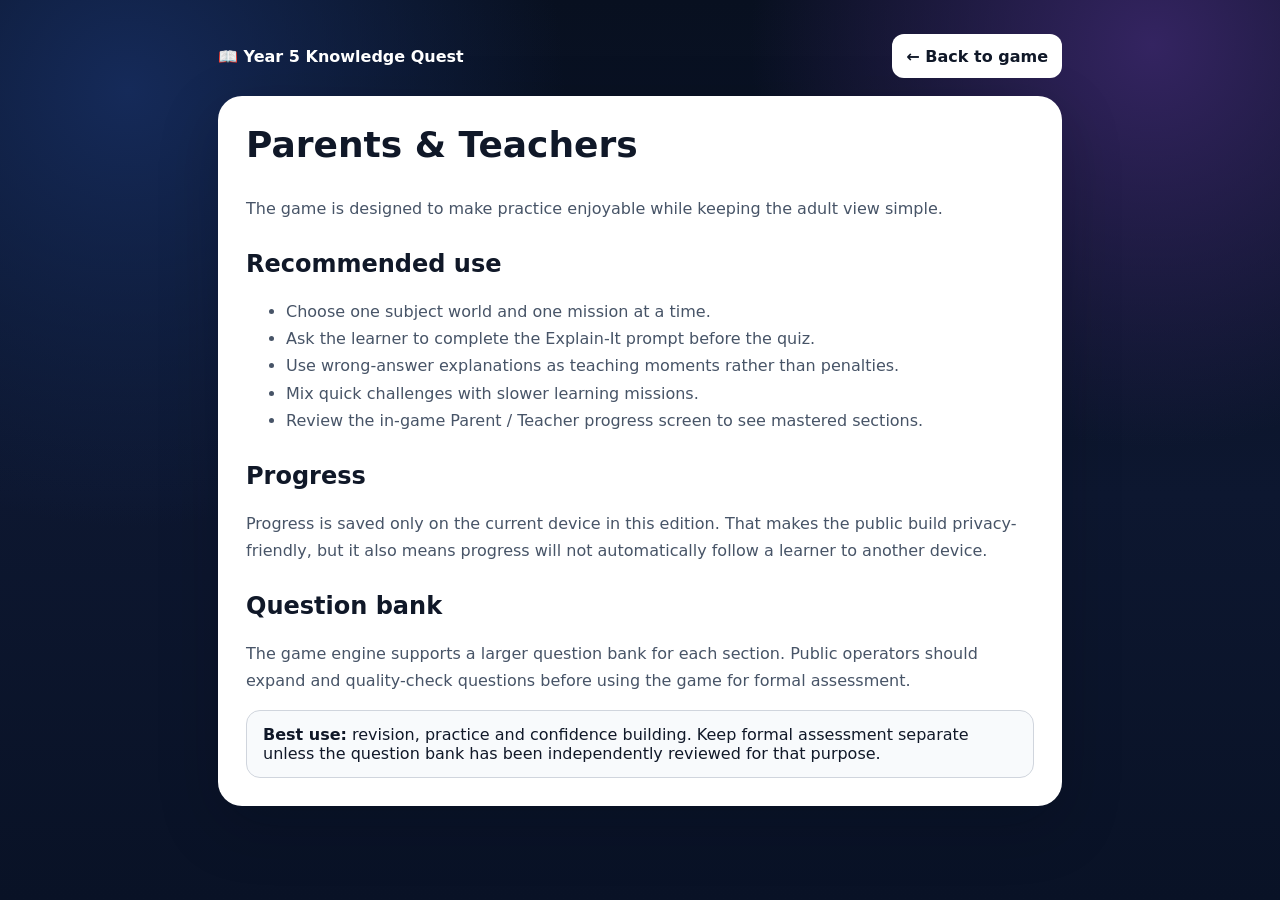
<file: parents.html>
<!doctype html><html lang="en-GB"><head><meta charset="utf-8"><meta name="viewport" content="width=device-width,initial-scale=1"><meta name="theme-color" content="#071426"><link rel="stylesheet" href="styles.css"><title>Parents & Teachers • Year 5 Knowledge Quest</title><meta name="description" content="Guidance for parents and teachers using Year 5 Knowledge Quest."></head><body><main class="legal-shell"><div class="legal-top"><a class="legal-brand" href="index.html">📖 Year 5 Knowledge Quest</a><a class="legal-back" href="index.html">← Back to game</a></div><article class="legal-card"><h1>Parents &amp; Teachers</h1><p>The game is designed to make practice enjoyable while keeping the adult view simple.</p><h2>Recommended use</h2><ul><li>Choose one subject world and one mission at a time.</li><li>Ask the learner to complete the Explain-It prompt before the quiz.</li><li>Use wrong-answer explanations as teaching moments rather than penalties.</li><li>Mix quick challenges with slower learning missions.</li><li>Review the in-game Parent / Teacher progress screen to see mastered sections.</li></ul><h2>Progress</h2><p>Progress is saved only on the current device in this edition. That makes the public build privacy-friendly, but it also means progress will not automatically follow a learner to another device.</p><h2>Question bank</h2><p>The game engine supports a larger question bank for each section. Public operators should expand and quality-check questions before using the game for formal assessment.</p><div class="legal-note"><strong>Best use:</strong> revision, practice and confidence building. Keep formal assessment separate unless the question bank has been independently reviewed for that purpose.</div></article></main></body></html>
</file>
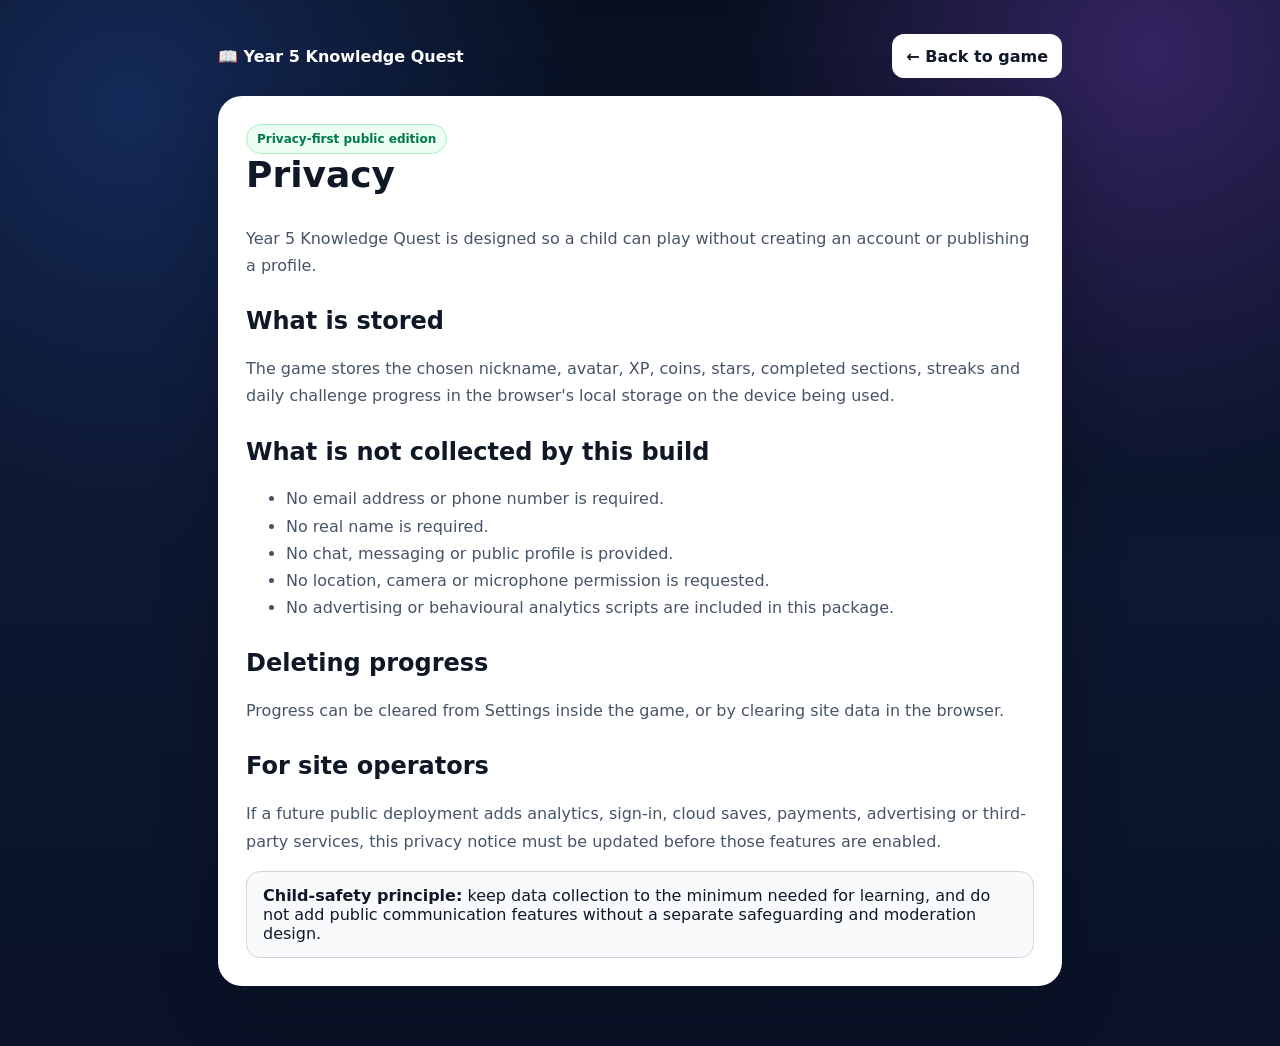
<file: privacy.html>
<!doctype html><html lang="en-GB"><head><meta charset="utf-8"><meta name="viewport" content="width=device-width,initial-scale=1"><meta name="theme-color" content="#071426"><link rel="stylesheet" href="styles.css"><title>Privacy • Year 5 Knowledge Quest</title><meta name="description" content="Privacy information for Year 5 Knowledge Quest."></head><body><main class="legal-shell"><div class="legal-top"><a class="legal-brand" href="index.html">📖 Year 5 Knowledge Quest</a><a class="legal-back" href="index.html">← Back to game</a></div><article class="legal-card"><span class="public-badge">Privacy-first public edition</span><h1>Privacy</h1><p>Year 5 Knowledge Quest is designed so a child can play without creating an account or publishing a profile.</p><h2>What is stored</h2><p>The game stores the chosen nickname, avatar, XP, coins, stars, completed sections, streaks and daily challenge progress in the browser's local storage on the device being used.</p><h2>What is not collected by this build</h2><ul><li>No email address or phone number is required.</li><li>No real name is required.</li><li>No chat, messaging or public profile is provided.</li><li>No location, camera or microphone permission is requested.</li><li>No advertising or behavioural analytics scripts are included in this package.</li></ul><h2>Deleting progress</h2><p>Progress can be cleared from Settings inside the game, or by clearing site data in the browser.</p><h2>For site operators</h2><p>If a future public deployment adds analytics, sign-in, cloud saves, payments, advertising or third-party services, this privacy notice must be updated before those features are enabled.</p><div class="legal-note"><strong>Child-safety principle:</strong> keep data collection to the minimum needed for learning, and do not add public communication features without a separate safeguarding and moderation design.</div></article></main></body></html>
</file>
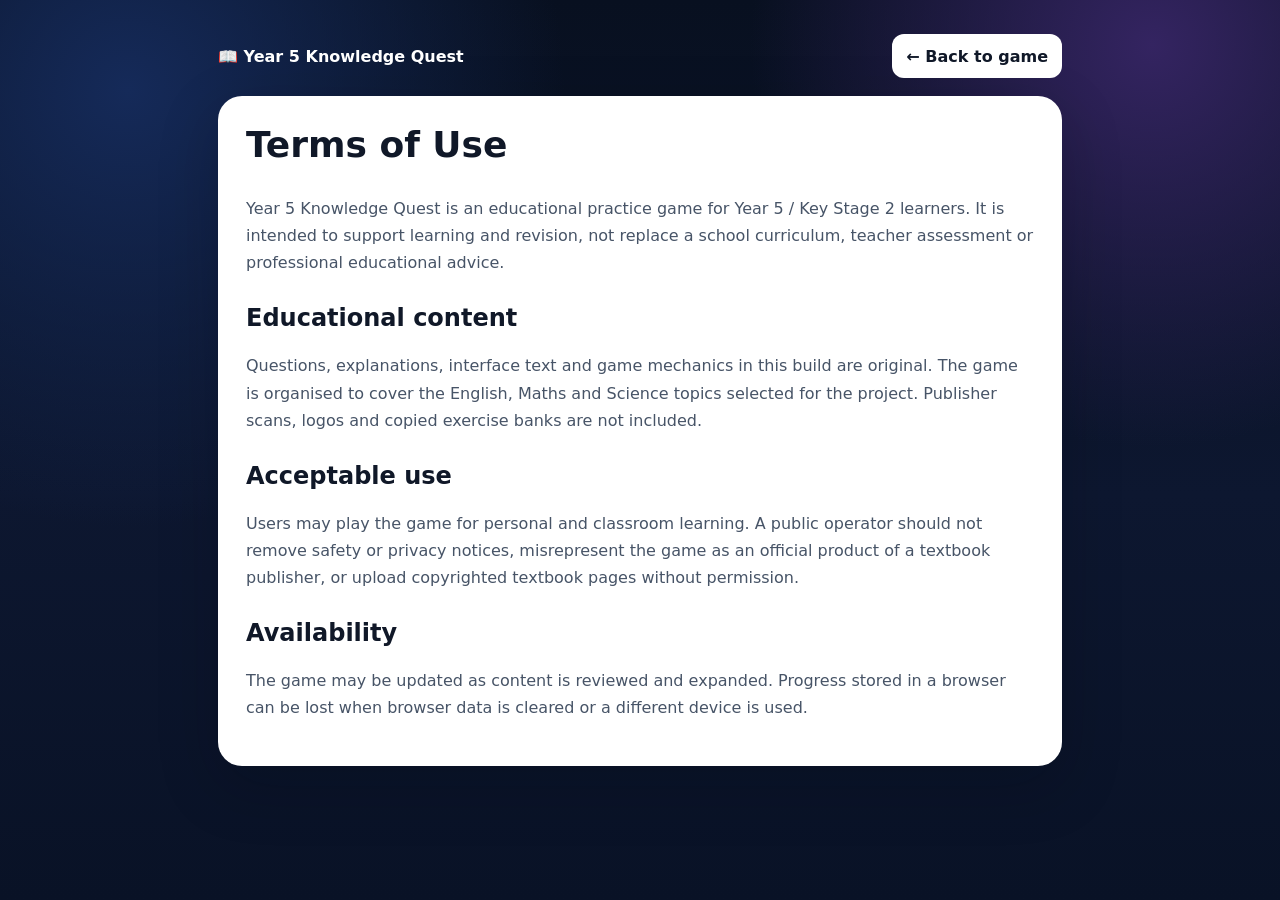
<file: terms.html>
<!doctype html><html lang="en-GB"><head><meta charset="utf-8"><meta name="viewport" content="width=device-width,initial-scale=1"><meta name="theme-color" content="#071426"><link rel="stylesheet" href="styles.css"><title>Terms • Year 5 Knowledge Quest</title><meta name="description" content="Terms of use for Year 5 Knowledge Quest."></head><body><main class="legal-shell"><div class="legal-top"><a class="legal-brand" href="index.html">📖 Year 5 Knowledge Quest</a><a class="legal-back" href="index.html">← Back to game</a></div><article class="legal-card"><h1>Terms of Use</h1><p>Year 5 Knowledge Quest is an educational practice game for Year 5 / Key Stage 2 learners. It is intended to support learning and revision, not replace a school curriculum, teacher assessment or professional educational advice.</p><h2>Educational content</h2><p>Questions, explanations, interface text and game mechanics in this build are original. The game is organised to cover the English, Maths and Science topics selected for the project. Publisher scans, logos and copied exercise banks are not included.</p><h2>Acceptable use</h2><p>Users may play the game for personal and classroom learning. A public operator should not remove safety or privacy notices, misrepresent the game as an official product of a textbook publisher, or upload copyrighted textbook pages without permission.</p><h2>Availability</h2><p>The game may be updated as content is reviewed and expanded. Progress stored in a browser can be lost when browser data is cleared or a different device is used.</p></article></main></body></html>
</file>
<file: styles.css>
:root{
  --bg:#081020;--bg2:#0d1730;--panel:#111b36;--card:#fff;--ink:#101828;--muted:#667085;--muted2:#98a2b3;
  --line:#d0d5dd;--soft:#f2f4f7;--blue:#3973f4;--purple:#7a5af8;--green:#12b76a;--gold:#fdb022;--red:#f04438;--cyan:#36bffa;
  --shadow:0 20px 60px rgba(3,8,20,.22);--shadow-soft:0 12px 34px rgba(3,8,20,.14);--radius:24px;
}
*{box-sizing:border-box}
html{scroll-behavior:smooth}
body{margin:0;font-family:Inter,ui-sans-serif,system-ui,-apple-system,BlinkMacSystemFont,"Segoe UI",sans-serif;background:radial-gradient(circle at 10% 10%,#152a59 0,transparent 31%),radial-gradient(circle at 90% 5%,#342461 0,transparent 28%),linear-gradient(180deg,var(--bg),var(--bg2) 55%,#091226);color:#fff;min-height:100vh;overflow-x:hidden}
button,select,input{font:inherit}button{cursor:pointer}.hidden{display:none!important}
.skip-link{position:absolute;left:-9999px;top:auto}.skip-link:focus{left:12px;top:12px;z-index:999;background:#fff;color:#101828;padding:10px 14px;border-radius:10px}
.ambient{position:fixed;border-radius:50%;filter:blur(80px);opacity:.16;pointer-events:none;z-index:-1}.ambient-a{width:320px;height:320px;left:-80px;top:25%;background:#3973f4}.ambient-b{width:360px;height:360px;right:-120px;top:52%;background:#7a5af8}
.app-shell{max-width:1180px;margin:auto;padding:18px}
.topbar{display:flex;align-items:center;justify-content:space-between;gap:16px;background:rgba(10,18,40,.72);border:1px solid rgba(255,255,255,.11);backdrop-filter:blur(18px);padding:12px 14px;border-radius:20px;position:sticky;top:10px;z-index:20;box-shadow:0 12px 40px rgba(0,0,0,.15)}
.brand{display:flex;align-items:center;gap:10px;background:none;border:0;color:#fff;text-align:left;padding:0}.brand strong{display:block;font-size:15px}.brand small{display:block;color:#b8c0d9;margin-top:2px}.brand-mark{width:44px;height:44px;border-radius:14px;display:grid;place-items:center;background:linear-gradient(135deg,#8c6cf7,#3973f4);font-weight:950;font-size:23px;box-shadow:0 8px 22px rgba(57,115,244,.3);border:1px solid rgba(255,255,255,.18)}
.top-stats{display:flex;gap:8px;align-items:center;flex-wrap:wrap;justify-content:flex-end}.top-stats>span,.icon-btn,.profile-chip{background:#fff;color:#101828;border:0;border-radius:999px;padding:8px 11px;font-size:13px;box-shadow:0 4px 14px rgba(0,0,0,.08)}.icon-btn{min-width:40px}.profile-chip{display:flex;align-items:center;gap:7px;font-weight:800}
.app-main{margin-top:18px}.footer{display:flex;justify-content:space-between;gap:12px;flex-wrap:wrap;color:#98a2b3;font-size:12px;padding:20px 4px 8px;line-height:1.5}
.hero{position:relative;background:radial-gradient(circle at 86% 12%,rgba(54,191,250,.18),transparent 24%),radial-gradient(circle at 92% 50%,rgba(122,90,248,.28),transparent 30%),radial-gradient(circle at 7% 100%,rgba(18,183,106,.22),transparent 30%),linear-gradient(135deg,#172342,#10182f);border:1px solid rgba(255,255,255,.12);border-radius:30px;padding:38px;box-shadow:var(--shadow);overflow:hidden}.hero:after{content:"";position:absolute;right:-40px;bottom:-76px;width:310px;height:310px;border:56px solid rgba(255,255,255,.035);border-radius:50%}.hero-grid{display:grid;grid-template-columns:1.2fr .8fr;gap:28px;align-items:center}.eyebrow{text-transform:uppercase;letter-spacing:.15em;font-size:12px;color:#b8c0d9;font-weight:850}.hero h1{font-size:clamp(38px,7vw,70px);line-height:.94;margin:10px 0 14px;letter-spacing:-.05em;max-width:770px}.hero p{max-width:720px;color:#d0d5dd;font-size:18px;line-height:1.55}.hero-actions{display:flex;gap:10px;flex-wrap:wrap;margin-top:24px}.hero-orbit{min-height:280px;display:grid;place-items:center;position:relative}.planet{width:220px;height:220px;border-radius:50%;display:grid;place-items:center;background:radial-gradient(circle at 38% 30%,#fff 0 3%,#79d9ff 4%,#3973f4 28%,#3b2a7a 68%,#141b39 100%);box-shadow:0 0 0 18px rgba(255,255,255,.025),0 28px 70px rgba(3,8,20,.35);font-size:76px}.orbit-chip{position:absolute;background:#fff;color:#101828;border-radius:999px;padding:9px 13px;font-weight:850;font-size:13px;box-shadow:var(--shadow-soft)}.orbit-chip.e{top:22px;left:8px}.orbit-chip.m{right:0;top:92px}.orbit-chip.s{bottom:20px;left:18px}
.btn{border:0;border-radius:14px;padding:13px 17px;font-weight:850;min-height:46px;transition:transform .16s ease,box-shadow .16s ease}.btn:hover{transform:translateY(-1px)}.btn-primary{background:#fff;color:#101828}.btn-secondary{background:rgba(255,255,255,.09);color:#fff;border:1px solid rgba(255,255,255,.15)}.btn-dark{background:#101828;color:#fff}.btn-accent{background:#6941c6;color:#fff}.btn-success{background:#039855;color:#fff}.btn-ghost{background:#f2f4f7;color:#344054}.btn:disabled{cursor:not-allowed;opacity:.55;transform:none}
.stats-strip{display:grid;grid-template-columns:repeat(4,1fr);gap:12px;margin-top:18px}.stat-card{background:#fff;color:#101828;border-radius:18px;padding:16px;box-shadow:var(--shadow-soft)}.stat-card small{color:#667085}.stat-card strong{display:block;font-size:25px;margin-top:4px}.stat-card .trend{font-size:12px;color:#667085;margin-top:4px}
.section-head{display:flex;justify-content:space-between;gap:12px;align-items:flex-end;margin:28px 2px 12px}.section-head h2{margin:0;font-size:25px}.section-head p{margin:4px 0 0;color:#b8c0d9}.world-grid{display:grid;grid-template-columns:repeat(3,1fr);gap:14px}.world-card{border:0;text-align:left;border-radius:25px;padding:22px;color:#fff;min-height:238px;position:relative;overflow:hidden;box-shadow:var(--shadow);transition:.18s transform,.18s box-shadow}.world-card:hover{transform:translateY(-4px);box-shadow:0 24px 66px rgba(3,8,20,.28)}.world-card:after{content:"";position:absolute;width:150px;height:150px;border:24px solid rgba(255,255,255,.08);border-radius:50%;right:-46px;top:-44px}.world-card .world-icon{font-size:44px}.world-card h3{font-size:26px;margin:12px 0 6px}.world-card p{color:rgba(255,255,255,.82);line-height:1.48;max-width:90%}.world-card .progress-mini{margin-top:18px}.english{background:linear-gradient(145deg,#6941c6,#8a67ff)}.maths{background:linear-gradient(145deg,#175cd3,#3f83ff)}.science{background:linear-gradient(145deg,#027a48,#12b76a)}
.progress{height:9px;background:rgba(255,255,255,.22);border-radius:999px;overflow:hidden}.progress>i{display:block;height:100%;background:#fff;border-radius:999px}.progress-label{display:flex;justify-content:space-between;font-size:12px;margin-top:7px;color:rgba(255,255,255,.88)}
.panel{background:#fff;color:#101828;border-radius:24px;padding:22px;box-shadow:var(--shadow)}.panel h2,.panel h3{margin-top:0}.muted{color:#667085}.grid-2{display:grid;grid-template-columns:1.45fr .75fr;gap:16px}.toolbar{display:flex;gap:8px;flex-wrap:wrap;align-items:center}.pill{display:inline-flex;align-items:center;gap:6px;border-radius:999px;padding:7px 10px;background:#f2f4f7;color:#344054;font-size:12px;font-weight:750}
.map{display:grid;gap:10px}.mission{border:1px solid #eaecf0;background:#fff;border-radius:18px;padding:14px 15px;display:grid;grid-template-columns:46px 1fr auto;gap:12px;align-items:center;text-align:left;color:#101828;transition:.18s}.mission:hover{border-color:#98a2b3;transform:translateY(-1px);box-shadow:0 8px 22px rgba(16,24,40,.07)}.mission.active{outline:3px solid rgba(122,90,248,.13);border-color:#7a5af8}.mission.done .mission-num{background:#ecfdf3;color:#027a48}.mission-num{width:46px;height:46px;border-radius:14px;background:#f2f4f7;display:grid;place-items:center;font-weight:900}.mission-title{font-weight:850}.mission-sub{font-size:12px;color:#667085;margin-top:3px}.mission-star{font-size:20px}.mission-progress{font-size:11px;color:#667085;margin-top:5px}
.topic-chips{display:flex;gap:7px;flex-wrap:wrap}.topic-chip{background:#f2f4f7;border:1px solid #eaecf0;padding:7px 10px;border-radius:999px;font-size:12px;color:#344054}.lesson-box{border:1px solid #eaecf0;border-radius:17px;padding:16px;margin-top:12px;background:linear-gradient(180deg,#fff,#fcfcfd)}.lesson-box h4{margin:0 0 7px}.lesson-box p{margin:0;line-height:1.62;color:#475467}.lesson-steps{display:grid;grid-template-columns:repeat(3,1fr);gap:10px;margin-top:14px}.learn-step{border:1px solid #eaecf0;border-radius:16px;padding:14px;background:#f9fafb}.learn-step b{display:block;margin-bottom:5px}.learn-step span{font-size:12px;color:#667085;line-height:1.45}
.challenge-shell{max-width:780px;margin:0 auto}.quiz-meta{display:flex;justify-content:space-between;gap:8px;flex-wrap:wrap;margin-bottom:14px}.question{font-size:27px;line-height:1.25;margin:8px 0 18px}.answers{display:grid;grid-template-columns:1fr 1fr;gap:10px}.answer{border:1px solid #d0d5dd;background:#fff;border-radius:16px;padding:14px;text-align:left;min-height:60px;color:#101828;font-weight:750;transition:.16s}.answer:hover{border-color:#98a2b3;background:#fcfcfd}.answer.correct{background:#ecfdf3;border-color:#12b76a}.answer.wrong{background:#fef3f2;border-color:#f04438}.feedback{margin-top:14px;border-radius:16px;padding:14px;background:#f8fafc;border:1px solid #eaecf0;line-height:1.58}.power-row{display:flex;gap:8px;flex-wrap:wrap;margin-top:14px}.power{border:1px solid #d0d5dd;background:#f9fafb;color:#344054;border-radius:13px;padding:10px 12px;font-weight:800}.power small{font-weight:600;color:#667085}.quiz-progress{height:8px;background:#eaecf0;border-radius:999px;overflow:hidden;margin-bottom:16px}.quiz-progress i{height:100%;display:block;background:linear-gradient(90deg,#7a5af8,#3973f4);border-radius:999px}
.badge-grid{display:grid;grid-template-columns:repeat(2,1fr);gap:10px}.badge{border:1px solid #eaecf0;border-radius:16px;padding:14px;background:#fff}.badge.unlocked{background:#fffaeb;border-color:#fec84b}.badge strong{display:block;margin-bottom:3px}.teacher-row{display:grid;grid-template-columns:1fr auto;gap:12px;align-items:center;padding:12px 0;border-bottom:1px solid #f2f4f7}.teacher-row:last-child{border-bottom:0}
.quest-banner{margin-top:16px;border-radius:22px;padding:18px;background:linear-gradient(135deg,#fff6ed,#fffaf5);border:1px solid #fedf89;color:#7a2e0e;display:flex;justify-content:space-between;gap:16px;align-items:center}.quest-banner strong{display:block;font-size:17px}.quest-banner p{margin:4px 0 0;font-size:13px;color:#934a1b}.quest-icon{font-size:38px}.profile-grid{display:grid;grid-template-columns:repeat(5,1fr);gap:8px}.avatar-btn{border:1px solid #d0d5dd;background:#fff;border-radius:15px;min-height:64px;font-size:28px}.avatar-btn.active{border-color:#7a5af8;box-shadow:0 0 0 3px rgba(122,90,248,.12)}
.modal-backdrop{position:fixed;inset:0;background:rgba(11,16,32,.76);display:grid;place-items:center;padding:18px;z-index:100}.modal{width:min(580px,100%);background:#fff;color:#101828;border-radius:24px;padding:22px;box-shadow:0 22px 90px rgba(0,0,0,.38)}.modal h2{margin-top:0}.close-x{float:right;border:0;background:#f2f4f7;border-radius:10px;width:38px;height:38px}.form-row{display:grid;gap:7px;margin-top:14px}.form-row label{font-size:13px;font-weight:800}.form-row input{border:1px solid #d0d5dd;border-radius:12px;padding:12px;min-height:46px;font-size:16px}
.confetti{position:fixed;top:-12px;width:9px;height:14px;z-index:120;pointer-events:none;animation:fall 1.6s linear forwards}@keyframes fall{to{transform:translateY(110vh) rotate(720deg);opacity:.9}}
@media(max-width:900px){.hero-grid{grid-template-columns:1fr}.hero-orbit{display:none}.world-grid,.stats-strip{grid-template-columns:1fr 1fr}.grid-2{grid-template-columns:1fr}.topbar{position:static}.answers{grid-template-columns:1fr}.lesson-steps{grid-template-columns:1fr}}
@media(max-width:620px){.app-shell{padding:10px}.hero{padding:25px 18px}.world-grid,.stats-strip{grid-template-columns:1fr}.brand small{display:none}.profile-chip span:last-child{display:none}.top-stats>span{padding:7px 8px}.question{font-size:22px}.mission{grid-template-columns:42px 1fr}.mission-star{display:none}.footer{display:block}.footer span{display:block;margin-top:6px}.hero h1{font-size:43px}.quest-banner{align-items:flex-start}.profile-grid{grid-template-columns:repeat(5,1fr)}}

/* Public release dashboard shell */
.site-shell{max-width:1536px;margin:0 auto;display:grid;grid-template-columns:205px minmax(0,1fr);min-height:100vh}.side-nav{position:sticky;top:0;height:100vh;padding:18px 12px;display:flex;flex-direction:column;background:linear-gradient(180deg,rgba(6,20,49,.98),rgba(8,21,50,.94));border-right:1px solid rgba(255,255,255,.08);z-index:40}.side-brand{border:0;background:transparent;color:#fff;display:flex;align-items:center;gap:10px;padding:4px 5px 18px;text-align:left}.side-brand .brand-mark{width:42px;height:42px;flex:0 0 42px}.side-brand-copy strong{display:block;font-size:15px}.side-brand-copy small{display:block;color:#a8b6d6;font-size:10px;margin-top:3px}.side-links{display:grid;gap:5px}.side-link{border:0;color:#c8d7f5;background:transparent;border-radius:12px;min-height:46px;padding:8px 10px;display:grid;grid-template-columns:28px 1fr;align-items:center;text-align:left;gap:8px}.side-link span{font-size:19px;text-align:center}.side-link b{font-size:13px}.side-link:hover,.side-link.active{background:linear-gradient(90deg,rgba(50,112,229,.9),rgba(67,105,197,.68));color:#fff;box-shadow:inset 3px 0 0 #ffd058}.side-quote{margin-top:auto;padding:14px 10px;color:#aebddd;font-size:12px;line-height:1.5;text-align:center;font-style:italic}.content-shell{min-width:0;padding:0 18px 18px}.topbar{border-radius:0 0 18px 18px;top:0;margin:0 -18px;padding:11px 18px;background:rgba(7,20,45,.9);border-color:rgba(255,255,255,.08)}.search-shell{display:flex;align-items:center;gap:9px;flex:1;max-width:435px;background:#0d2448;border:1px solid rgba(152,183,235,.26);border-radius:999px;padding:8px 14px;color:#aebddd}.search-shell input{width:100%;border:0;outline:0;background:transparent;color:#fff;font-size:13px}.search-shell input::placeholder{color:#91a3c7}.top-stats>span,.icon-btn,.profile-chip{background:rgba(255,255,255,.075);color:#fff;border:1px solid rgba(255,255,255,.08);box-shadow:none}.top-stats small{color:#9fb2d4}.level-chip{display:flex;gap:4px;align-items:center}.app-main{margin-top:12px}.footer{padding:18px 3px 5px}

.hero-premium{min-height:238px;padding:0;background:linear-gradient(90deg,rgba(8,27,61,.98) 0%,rgba(20,67,131,.84) 48%,rgba(17,61,112,.7) 100%),radial-gradient(circle at 76% 28%,rgba(255,189,46,.24),transparent 23%),linear-gradient(135deg,#1a477b,#152e61);border-radius:23px}.hero-premium-inner{padding:30px 34px;max-width:800px;position:relative;z-index:2}.hero-premium h1{font-size:clamp(38px,5.2vw,64px);line-height:.98;letter-spacing:-.035em;margin:7px 0 5px;text-shadow:0 4px 18px rgba(0,0,0,.32)}.hero-premium h1 span{color:#ffbf38}.hero-tagline{font-weight:900;letter-spacing:.12em;color:#eef5ff!important;font-size:15px!important}.feature-pills{display:flex;flex-wrap:wrap;gap:8px;margin-top:17px}.feature-pills span{background:rgba(8,30,67,.72);border:1px solid rgba(255,255,255,.18);border-radius:999px;padding:8px 12px;font-size:12px;color:#eef5ff;backdrop-filter:blur(8px)}.hero-castle{position:absolute;right:18px;top:0;width:310px;height:100%;display:grid;place-items:center;overflow:hidden}.castle-icon{font-size:108px;filter:drop-shadow(0 20px 18px rgba(0,0,0,.28));transform:translate(22px,20px)}.castle-moon{position:absolute;right:78px;top:20px;font-size:52px;color:#ffe391;text-shadow:0 0 28px rgba(255,219,105,.65)}.hero-scroll{position:absolute;right:4px;top:23px;background:#f5d59d;color:#543512;border:1px solid #c99b55;border-radius:8px;padding:11px 9px;font-family:Georgia,serif;font-weight:900;font-size:11px;line-height:1.35;transform:rotate(3deg);box-shadow:0 10px 20px rgba(0,0,0,.22)}

.home-dashboard{display:grid;grid-template-columns:minmax(0,1fr) 225px;gap:14px;margin-top:14px}.section-head.compact{margin:0 2px 10px}.section-head.compact h2{font-size:21px}.section-head.compact p{color:#aebddd;font-size:13px}.premium-world-grid{gap:12px}.premium-world{padding:0!important;min-height:510px!important;background:#0b234d!important;border:1px solid rgba(160,190,245,.28)!important;display:flex;flex-direction:column}.premium-world:after{display:none}.world-scene{height:198px;background-size:cover;background-position:center;position:relative}.world-scene:after{content:"";position:absolute;inset:40% 0 0;background:linear-gradient(transparent,#0b234d)}.premium-world.english .world-scene:after{background:linear-gradient(transparent,#3a1242)}.premium-world.science .world-scene:after{background:linear-gradient(transparent,#063828)}.section-count{position:absolute;right:10px;top:10px;z-index:2;background:rgba(8,20,50,.72);border:1px solid rgba(255,255,255,.16);border-radius:999px;padding:7px 9px;font-size:10px;font-weight:900}.world-content{position:relative;z-index:2;margin-top:-12px;padding:8px 18px 17px;display:flex;flex:1;flex-direction:column}.premium-world.english .world-content{background:linear-gradient(180deg,rgba(57,15,67,.2),rgba(57,15,67,.94))}.premium-world.maths .world-content{background:linear-gradient(180deg,rgba(8,42,88,.15),rgba(7,46,101,.96))}.premium-world.science .world-content{background:linear-gradient(180deg,rgba(3,55,37,.18),rgba(3,60,43,.96))}.world-title-row{display:flex;align-items:center;gap:10px}.premium-world .world-icon{font-size:30px}.premium-world h3{font-family:Georgia,serif;font-size:25px;margin:0}.premium-world p{font-size:13px;margin:2px 0;color:#e3ecff;max-width:none}.premium-world ul{list-style:none;margin:13px 0 12px;padding:0;display:grid;gap:8px}.premium-world li{font-size:12px;color:#e2ebfb;display:flex;gap:7px}.premium-world li:before{content:"◆";color:#ffd058;font-size:8px;margin-top:3px}.premium-world .progress-mini{margin-top:auto}.premium-world .explore-cta{display:block;text-align:center;margin-top:11px;border-radius:10px;background:linear-gradient(180deg,rgba(91,164,255,.98),rgba(31,117,237,.98));padding:10px 8px;font-size:13px;font-weight:900}.premium-world.english .explore-cta{background:linear-gradient(180deg,#ff55b3,#d91d83)}.premium-world.science .explore-cta{background:linear-gradient(180deg,#37db70,#09a53d)}

.journey-card{border:1px solid rgba(144,183,242,.38);border-radius:18px;background:linear-gradient(180deg,#0c2854,#091f45);padding:15px;color:#fff;box-shadow:var(--shadow)}.journey-card h3{margin:0 0 11px}.journey-ring{width:135px;height:135px;margin:0 auto 15px;border-radius:50%;background:conic-gradient(#4fe27b var(--progress),#23466f 0);display:grid;place-items:center;position:relative}.journey-ring:after{content:"";position:absolute;inset:12px;border-radius:50%;background:#0b264e}.journey-ring>div{position:relative;z-index:2;text-align:center}.journey-ring strong{display:block;font-size:28px}.journey-ring span{display:block;font-size:10px;color:#c5d5ee}.journey-row{margin:11px 0}.journey-row>div:first-child{display:flex;justify-content:space-between;font-size:11px}.journey-track{height:8px;background:#24446a;border-radius:999px;overflow:hidden;margin-top:5px}.journey-track i{display:block;height:100%;border-radius:999px}.journey-track i.english{background:#f14ca5}.journey-track i.maths{background:#37b7ff}.journey-track i.science{background:#42dd75}.latest-achievement{border-top:1px solid rgba(255,255,255,.1);margin-top:15px;padding-top:13px}.latest-achievement small{display:block;color:#9eb3d5}.latest-achievement strong{display:block;margin-top:4px;font-size:12px}.journey-btn{width:100%;margin-top:11px;padding:9px 12px;min-height:40px}
.quick-grid{display:grid;grid-template-columns:repeat(4,1fr);gap:12px;margin-top:14px}.quick-card{border:1px solid rgba(147,180,231,.26);background:linear-gradient(145deg,#10284c,#0a1f40);border-radius:17px;color:#fff;min-height:102px;padding:13px;text-align:left;display:grid;grid-template-columns:48px 1fr auto;align-items:center;gap:10px}.quick-card:hover{border-color:#6ca9ff;transform:translateY(-1px)}.quick-card .quick-icon{width:46px;height:46px;border-radius:50%;background:#173765;display:grid;place-items:center;font-size:25px}.quick-card strong,.quick-card small{display:block}.quick-card small{color:#aebddd;margin-top:4px;font-size:11px;line-height:1.35}.quick-card>b{font-size:22px;color:#9fc8ff}

.feature-view{min-height:520px}.challenge-choice-grid{display:grid;grid-template-columns:repeat(2,1fr);gap:12px;margin-top:20px}.challenge-choice{border:1px solid #e2e7ef;background:linear-gradient(180deg,#fff,#f8faff);border-radius:20px;padding:22px;text-align:left;color:#101828;min-height:150px}.challenge-choice:hover{border-color:#7a9ff0;box-shadow:var(--shadow-soft)}.challenge-choice>span{font-size:36px;display:block}.challenge-choice strong,.challenge-choice small{display:block}.challenge-choice strong{font-size:17px;margin-top:10px}.challenge-choice small{color:#667085;margin-top:5px}.achievement-grid{display:grid;grid-template-columns:repeat(3,1fr);gap:12px;margin-top:20px}.achievement-card{border:1px solid #e4e7ec;border-radius:18px;background:#f8fafc;padding:18px;display:flex;min-height:165px;flex-direction:column}.achievement-card>span{font-size:34px;filter:grayscale(1);opacity:.55}.achievement-card strong{margin-top:12px}.achievement-card small{color:#667085;line-height:1.4;margin-top:4px}.achievement-card b{margin-top:auto;color:#98a2b3;font-size:11px}.achievement-card.unlocked{background:linear-gradient(180deg,#fff9e8,#fff);border-color:#f2c34b}.achievement-card.unlocked>span{filter:none;opacity:1}.achievement-card.unlocked b{color:#b37800}.settings-list{display:grid;gap:8px;margin-top:20px}.setting-row{border:1px solid #eaecf0;background:#fff;border-radius:15px;padding:14px;text-align:left;display:flex;justify-content:space-between;gap:16px;color:#101828}.setting-row strong,.setting-row small{display:block}.setting-row small{color:#667085;margin-top:4px}.setting-row.danger strong{color:#b42318}.search-results{display:grid;gap:8px}.search-result{border:1px solid #eaecf0;background:#fff;border-radius:15px;padding:13px;color:#101828;display:grid;grid-template-columns:36px 1fr auto;gap:10px;align-items:center;text-align:left}.search-result:hover{border-color:#84a8f0}.search-result>span:first-child{font-size:24px}.search-result strong,.search-result small{display:block}.search-result small{color:#667085;margin-top:3px}

@media(max-width:1180px){.site-shell{grid-template-columns:175px minmax(0,1fr)}.side-link b{font-size:12px}.home-dashboard{grid-template-columns:1fr}.journey-card{display:grid;grid-template-columns:150px repeat(3,1fr);gap:10px;align-items:center}.journey-card h3,.latest-achievement,.journey-btn{display:none}.journey-ring{margin:0}.quick-grid{grid-template-columns:1fr 1fr}.premium-world{min-height:500px!important}}
@media(max-width:900px){.site-shell{display:block}.content-shell{padding:0 10px 84px}.side-nav{position:fixed;z-index:80;left:8px;right:8px;bottom:7px;top:auto;height:auto;padding:7px;border:1px solid rgba(255,255,255,.12);border-radius:18px;background:rgba(5,17,39,.96);backdrop-filter:blur(18px)}.side-brand,.side-quote{display:none}.side-links{display:flex;overflow-x:auto;gap:5px}.side-link{min-width:54px;display:flex;flex-direction:column;gap:2px;justify-content:center;padding:6px 8px;min-height:52px}.side-link b{font-size:9px;white-space:nowrap}.side-link span{font-size:18px}.topbar{margin:0 -10px;padding:9px 10px}.search-shell{max-width:none}.top-stats>span:nth-of-type(2),.level-chip{display:none}.premium-world-grid{grid-template-columns:1fr}.premium-world{min-height:auto!important}.world-scene{height:210px}.home-dashboard{display:block}.journey-card{display:none}.hero-castle{opacity:.42}.hero-premium-inner{padding-right:22px}.quick-grid{grid-template-columns:1fr 1fr}.achievement-grid{grid-template-columns:1fr 1fr}}
@media(max-width:620px){.content-shell{padding-left:7px;padding-right:7px}.topbar{margin:0 -7px}.search-shell{display:none}.profile-chip span:last-child{display:none}.hero-premium{min-height:300px}.hero-premium-inner{padding:24px 19px}.hero-premium h1{font-size:42px;max-width:330px}.hero-castle{right:-70px;opacity:.27}.feature-pills span:nth-child(n+3){display:none}.quick-grid,.challenge-choice-grid,.achievement-grid{grid-template-columns:1fr}.side-link:nth-child(7),.side-link:nth-child(9){display:none}.premium-world ul{grid-template-columns:1fr}.top-stats{gap:4px}.top-stats>span{font-size:11px;padding:7px}.icon-btn{display:none}.world-scene{height:185px}}

.footer-links{display:flex;gap:12px;flex-wrap:wrap}.footer a{color:#cbd5e1;text-decoration:none}.footer a:hover,.footer a:focus{text-decoration:underline;color:#fff}.legal-shell{max-width:880px;margin:0 auto;padding:34px 18px 60px;color:#101828}.legal-card{background:#fff;border-radius:24px;padding:28px;box-shadow:var(--shadow)}.legal-card h1{margin-top:0;font-size:36px}.legal-card h2{margin-top:28px}.legal-card p,.legal-card li{line-height:1.7;color:#475467}.legal-card a{color:#175cd3}.legal-top{display:flex;align-items:center;justify-content:space-between;gap:16px;margin-bottom:18px}.legal-brand{color:#fff;text-decoration:none;font-weight:900}.legal-back{display:inline-flex;align-items:center;min-height:44px;padding:10px 14px;border-radius:12px;background:#fff;color:#101828;text-decoration:none;font-weight:800}.legal-note{padding:14px 16px;border:1px solid #d0d5dd;border-radius:14px;background:#f8fafc}.public-badge{display:inline-flex;align-items:center;gap:7px;background:#ecfdf3;color:#027a48;border:1px solid #abefc6;padding:7px 10px;border-radius:999px;font-size:12px;font-weight:800}

.world-scene{overflow:hidden}.world-scene.english-scene{background:radial-gradient(circle at 24% 35%,rgba(255,103,181,.55),transparent 22%),radial-gradient(circle at 78% 28%,rgba(167,139,250,.42),transparent 25%),linear-gradient(145deg,#3b164d,#7c2f75 55%,#31224f)}.world-scene.maths-scene{background:radial-gradient(circle at 25% 25%,rgba(92,200,255,.45),transparent 22%),radial-gradient(circle at 78% 70%,rgba(57,115,244,.38),transparent 28%),linear-gradient(145deg,#0a2e66,#114d91 55%,#122d62)}.world-scene.science-scene{background:radial-gradient(circle at 22% 30%,rgba(77,226,123,.42),transparent 24%),radial-gradient(circle at 76% 68%,rgba(54,191,250,.25),transparent 28%),linear-gradient(145deg,#083d2f,#0b6b4a 55%,#123d35)}.scene-symbol{position:absolute;left:50%;top:50%;transform:translate(-50%,-50%);font-size:72px;filter:drop-shadow(0 12px 22px rgba(0,0,0,.28));z-index:2}.scene-orb{position:absolute;border-radius:50%;border:1px solid rgba(255,255,255,.22);background:rgba(255,255,255,.08);backdrop-filter:blur(3px)}.scene-a{width:110px;height:110px;left:-26px;bottom:-20px}.scene-b{width:74px;height:74px;right:20px;top:24px}
</file>
